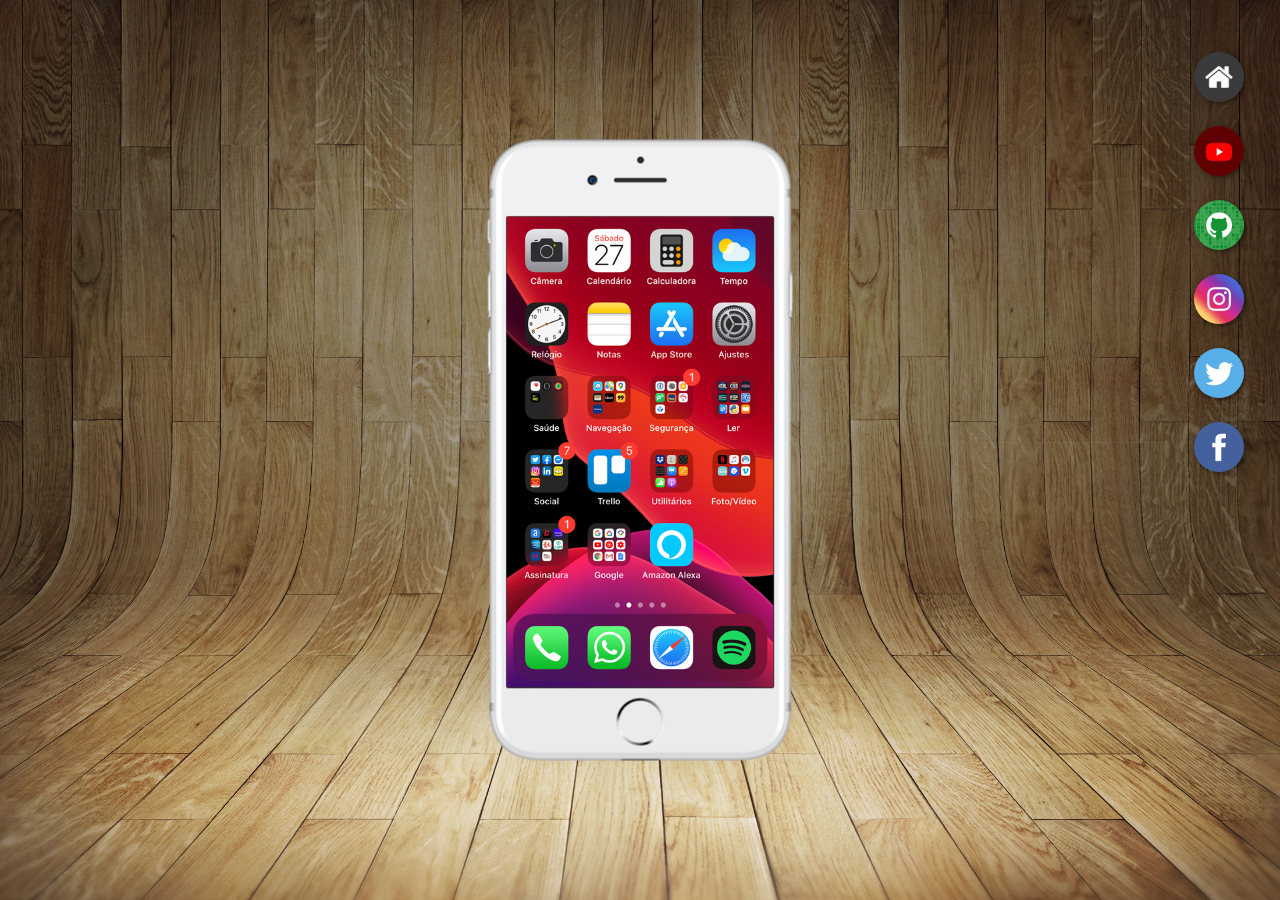
<file: index.html>
<!DOCTYPE html>
<html lang="pt-br">
<head>
    <meta charset="UTF-8">
    <meta name="viewport" content="width=device-width, initial-scale=1.0">
    <title>Projeto Redes Sociais</title>
    <link rel="shortcut icon" href="favicon.ico" type="image/x-icon">
    <link rel="stylesheet" href="estilos/style.css">
</head>
<body>
    <main>
        <section id="telefone">
            <iframe src="sociais/home.html" name="tela" id="tela" frameborder="0"> Seu navegador não é compativel para isso.</iframe>
        </section>
        
        <section id="redes-sociais">
            
            <a href="sociais/home.html" target="tela"> <img src="imagens/logo-home.jpg" alt="Home"></a><br>
           
            <a href="sociais/youtube.html" target="tela"> <img src="imagens/logo-youtube.jpg" alt="Youtube"></a><br>
            
            <a href="sociais/github.html" target="tela"> <img src="imagens/logo-github.jpg" alt="Github"></a><br>
           
            <a href="sociais/intagram.html" target="tela"> <img src="imagens/logo-instagram.jpg" alt="Instagram"></a><br>
           
            <a href="sociais/twitter.html" target="tela"> <img src="imagens/logo-twitter.jpg" alt="Twitter"></a><br>
            
            <a href="sociais/facebook.html" target="tela"> <img src="imagens/logo-facebook.jpg" alt="Facebook"></a>
        </section>
    </main>
</body>
</html>
</file>
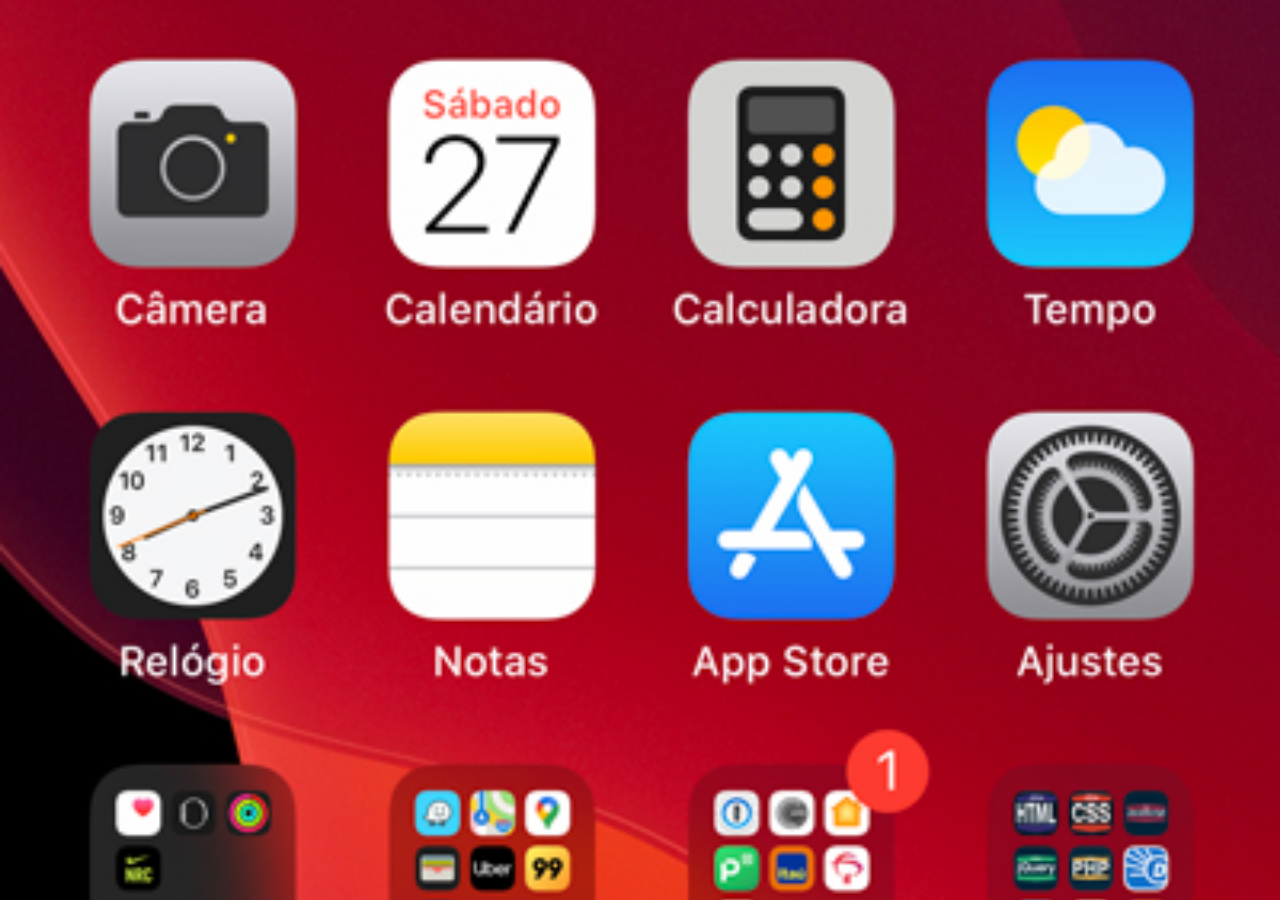
<file: home.html>
<!DOCTYPE html>
<html lang="pt-br">
<head>
    <meta charset="UTF-8">
    <meta name="viewport" content="width=device-width, initial-scale=1.0">
    <title>Home</title>
</head>
<style>
    *{
        margin: 0px;
        padding: 0px;
    }

    body{
        width: 10vw;
        height: 100vh;
        
        background: black url('imagens/tela-home.jpg') no-repeat top center;
        background-size: cover;
    
    }
</style>
<body>
    
</body>
</html>
</file>
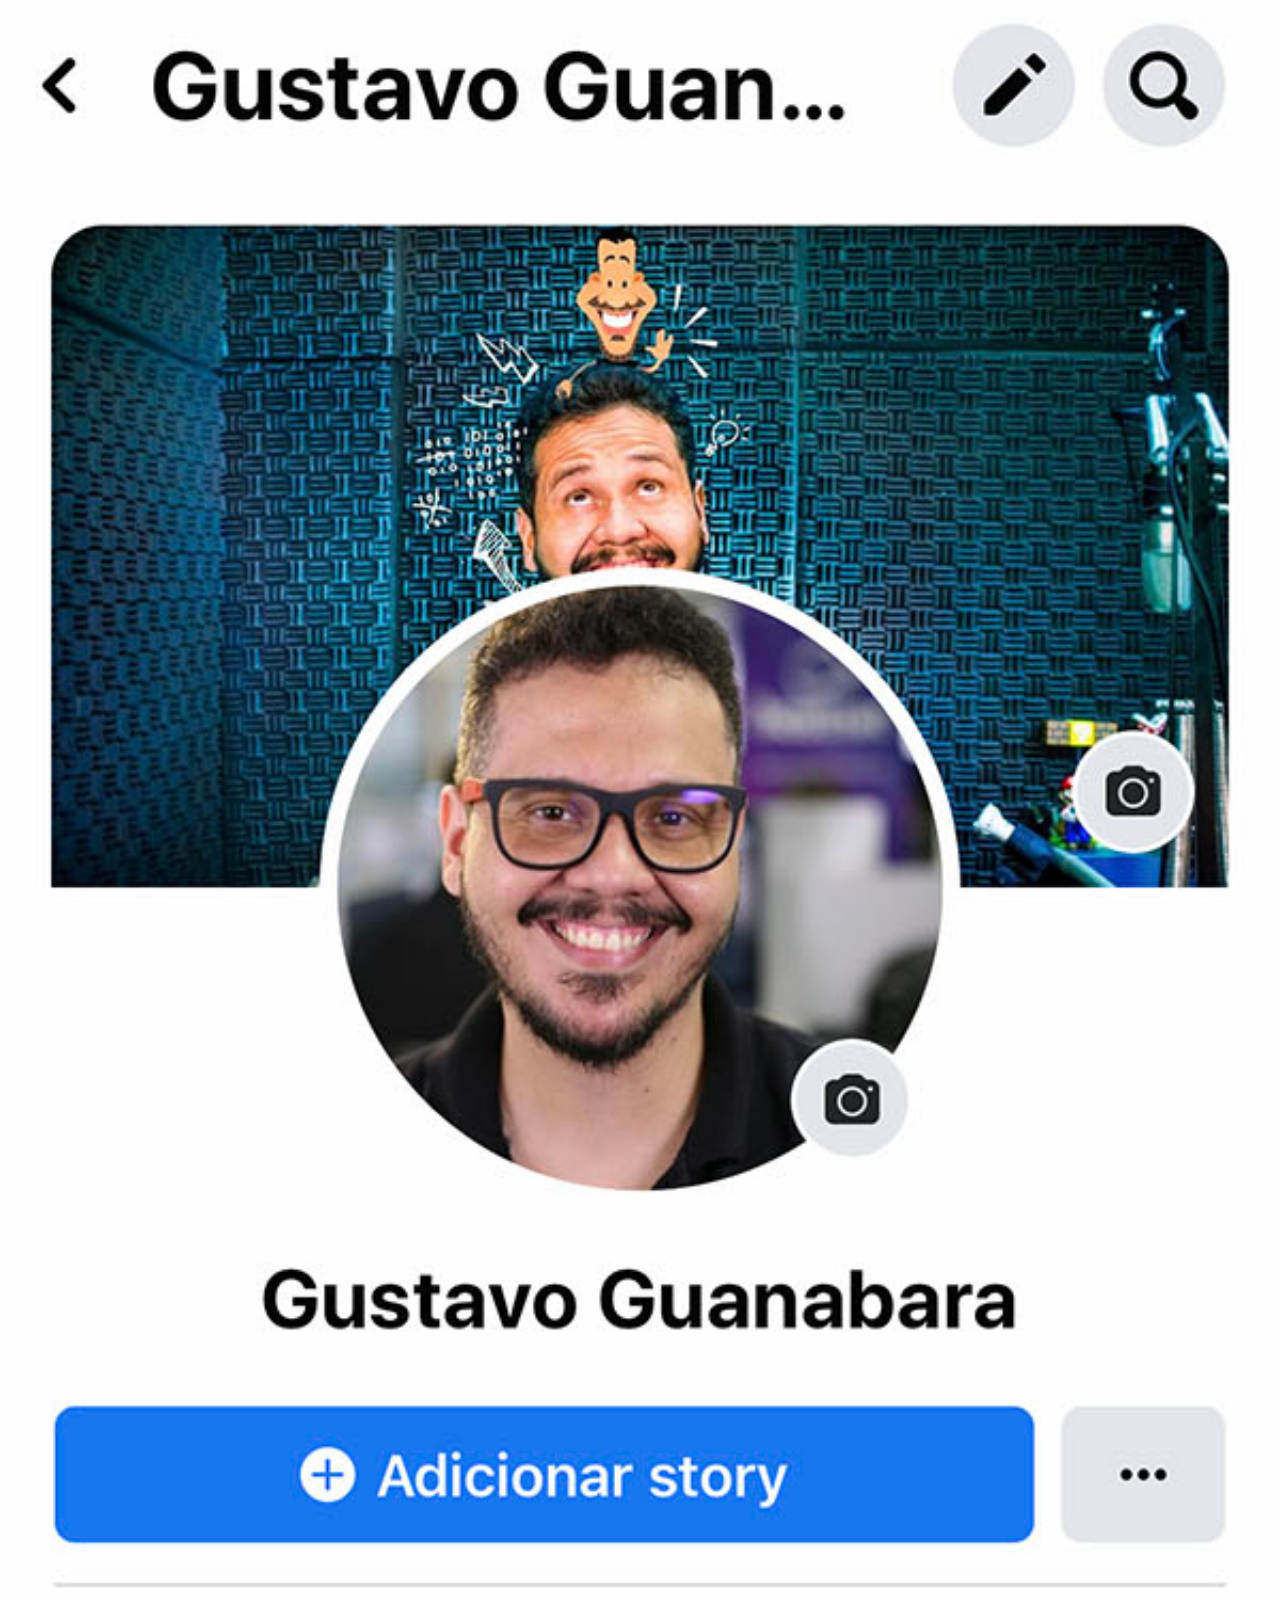
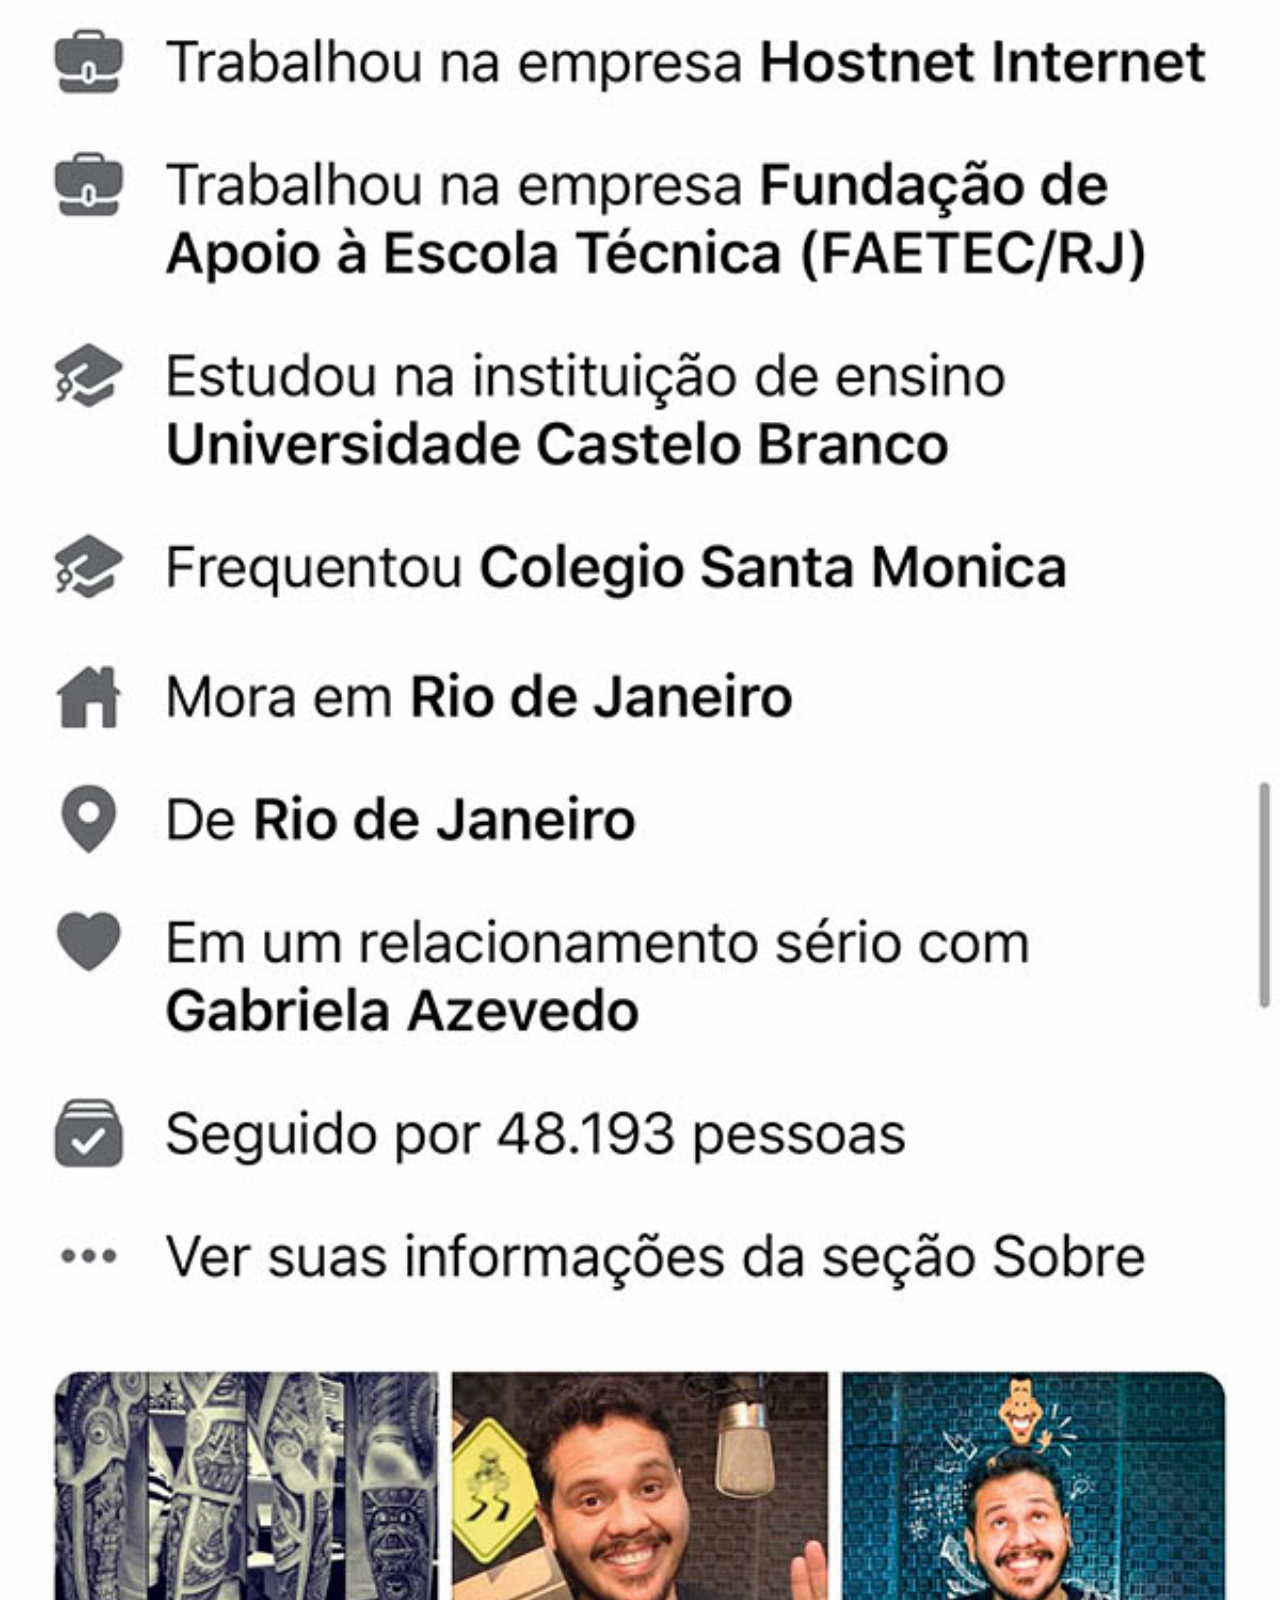
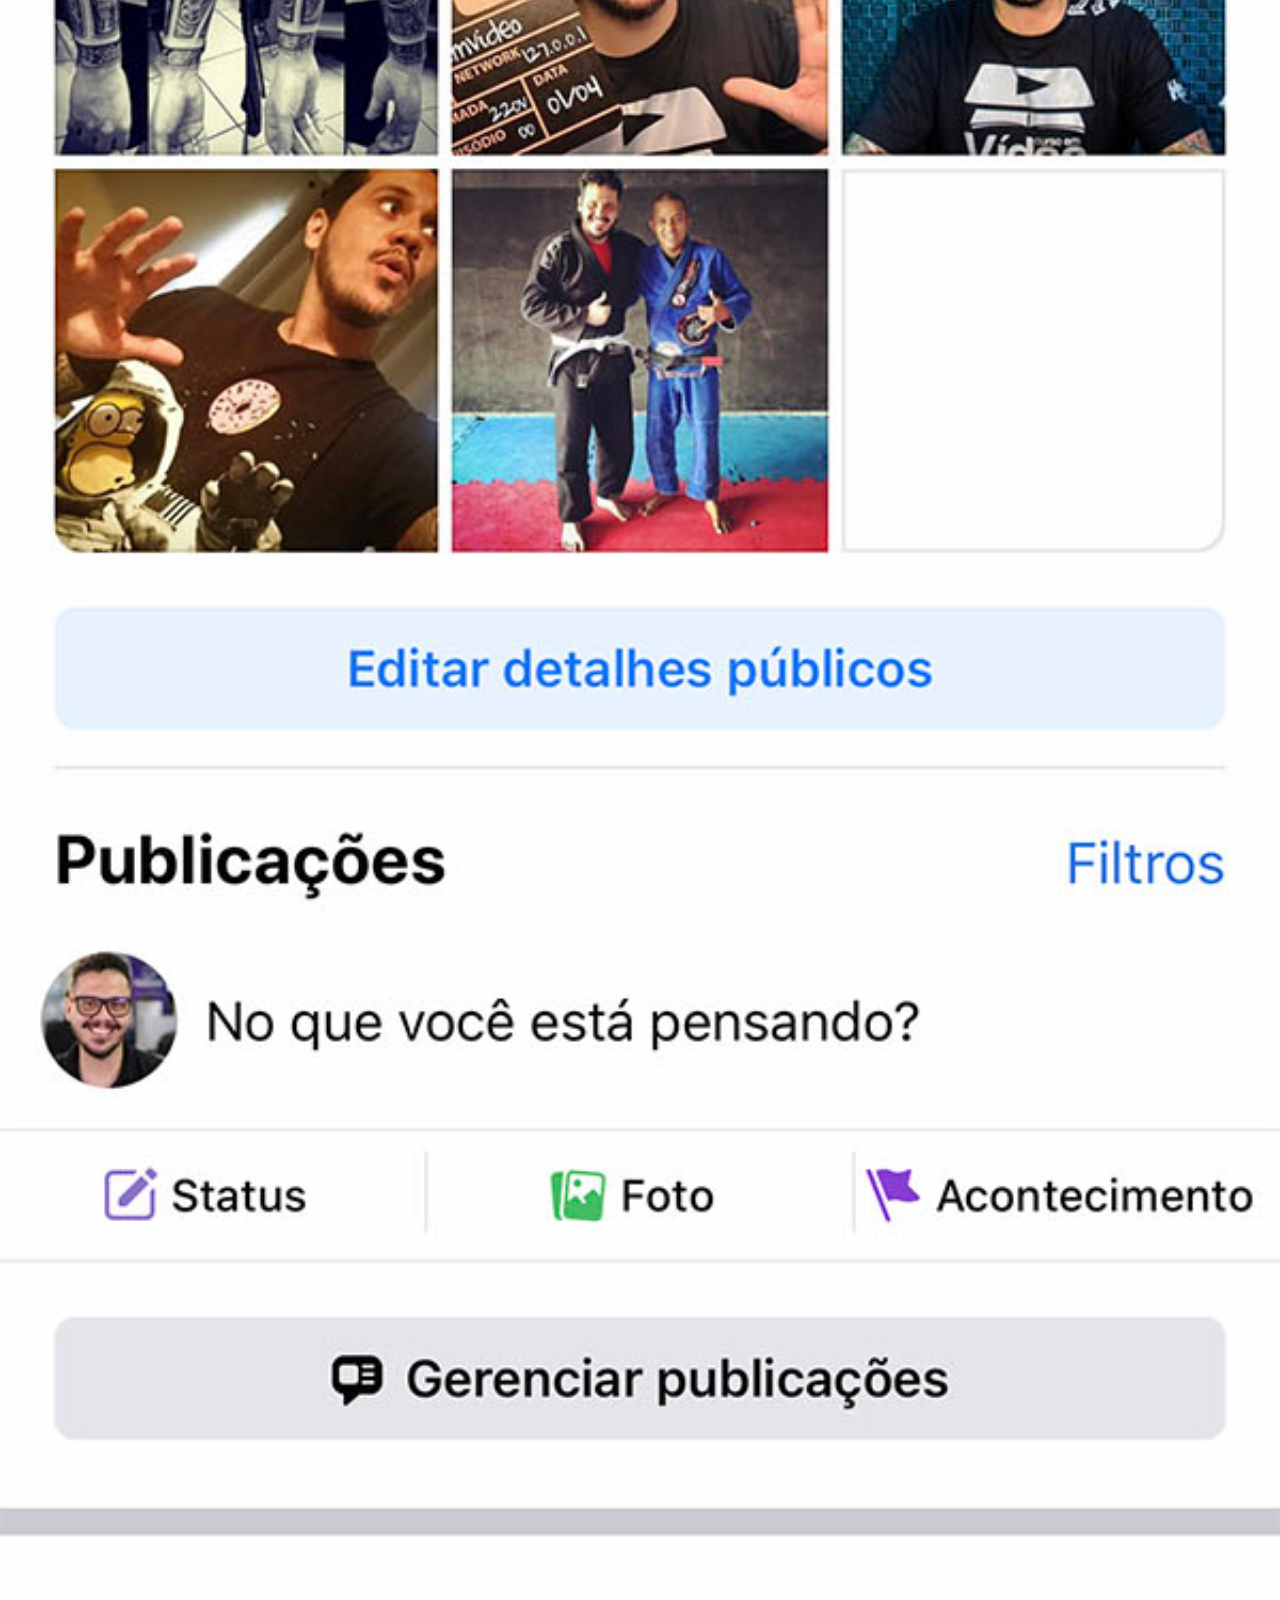
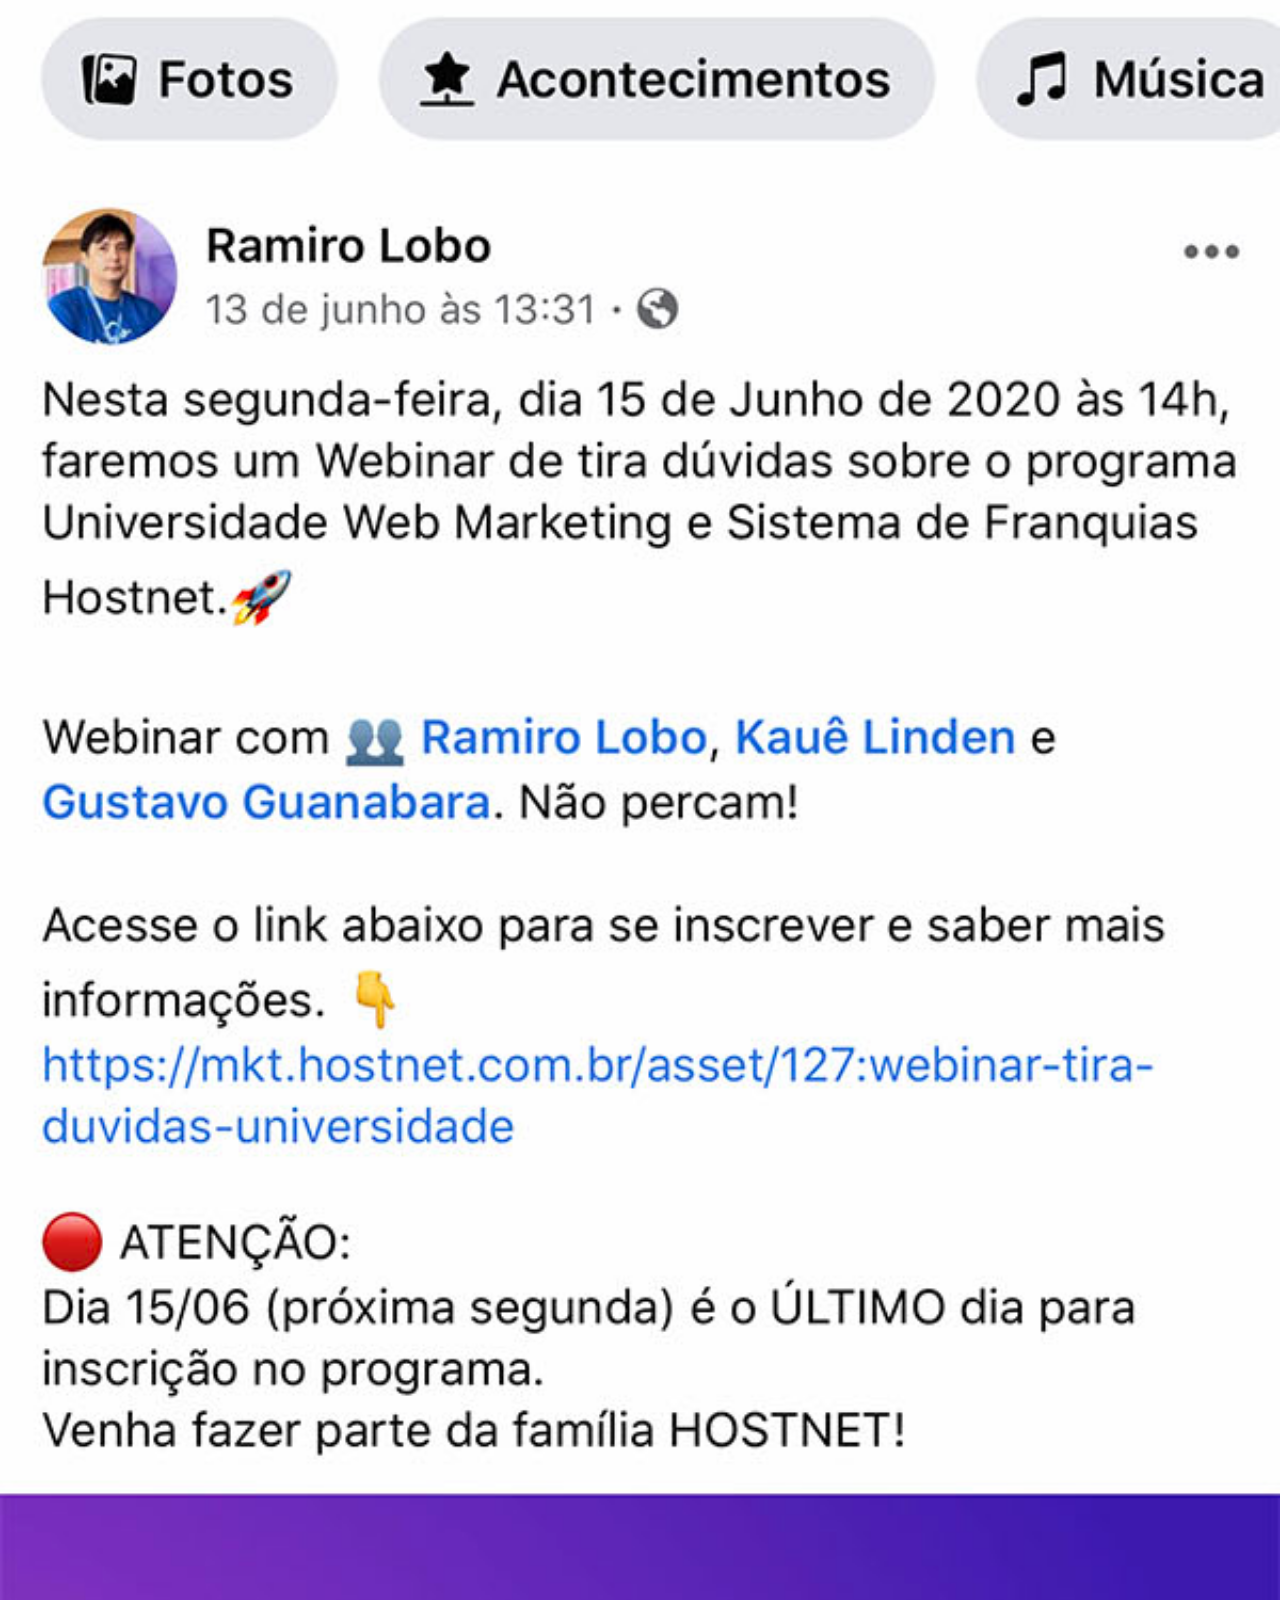
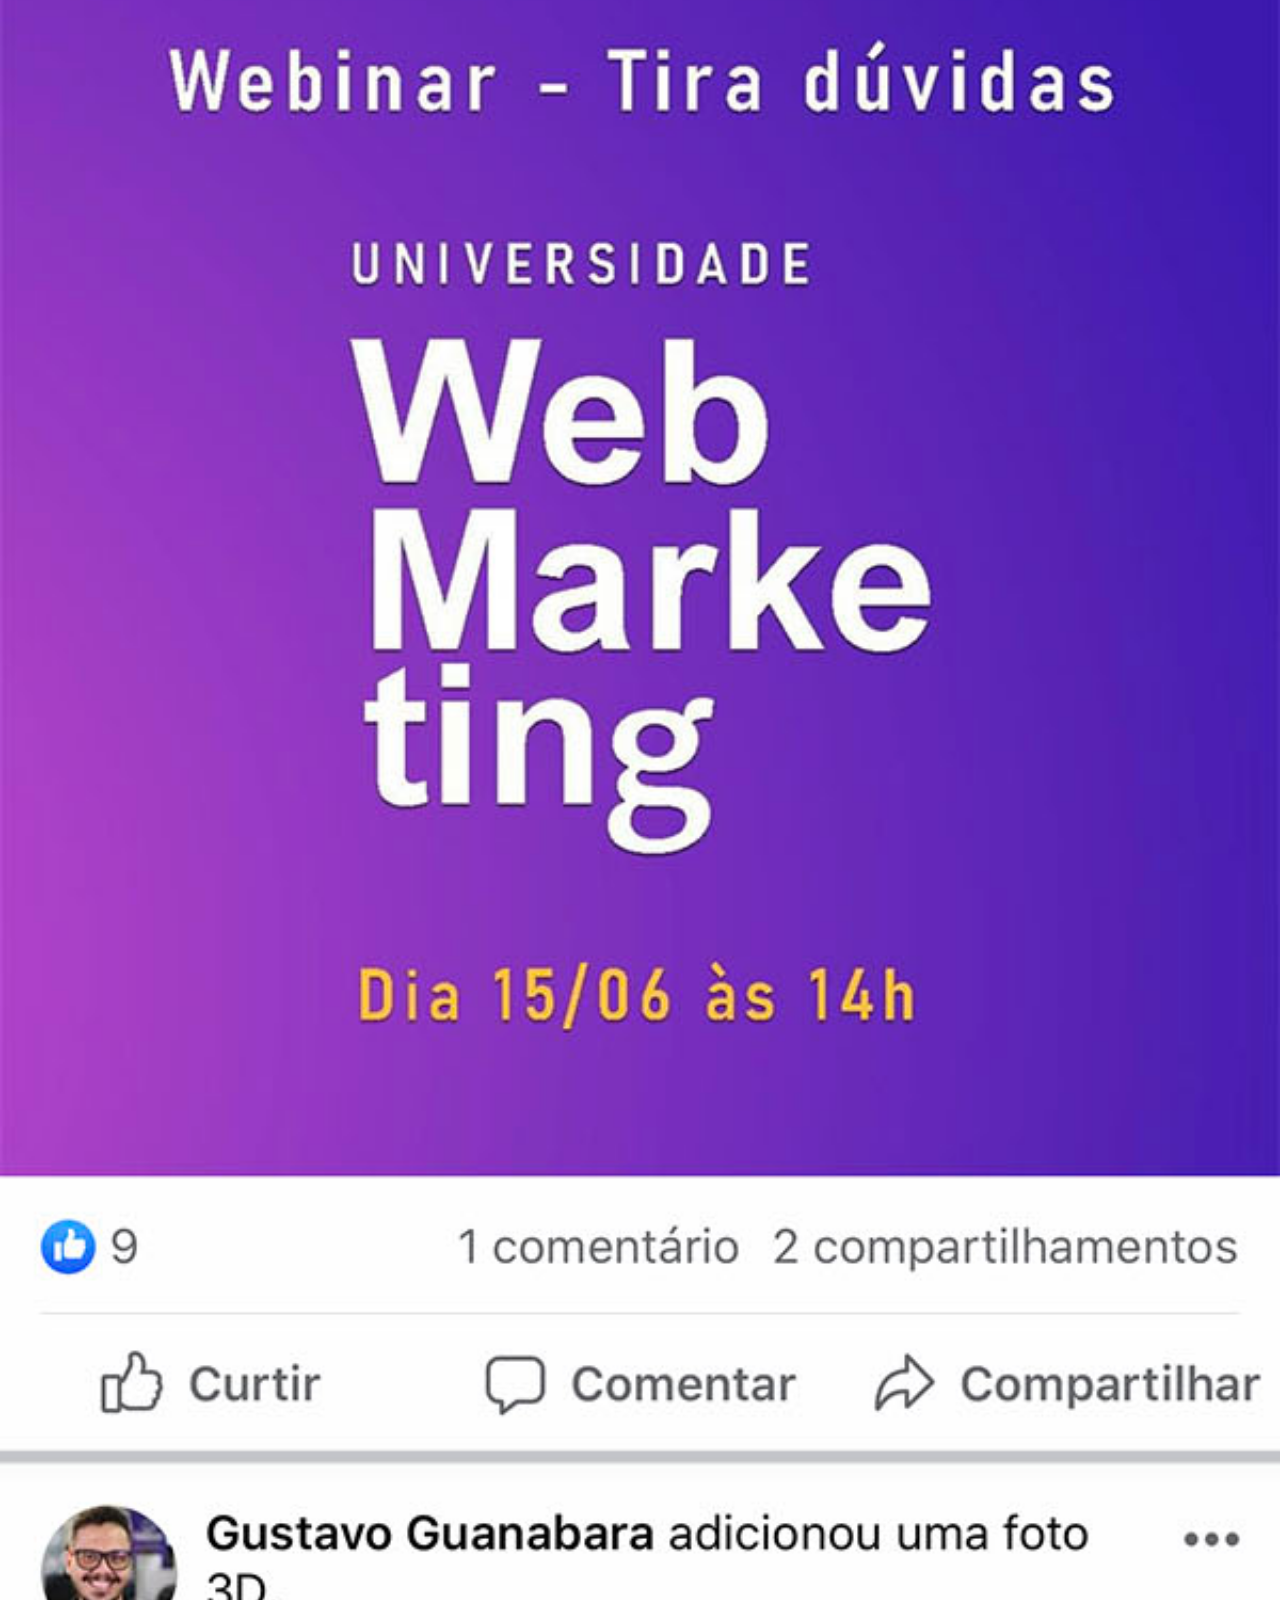
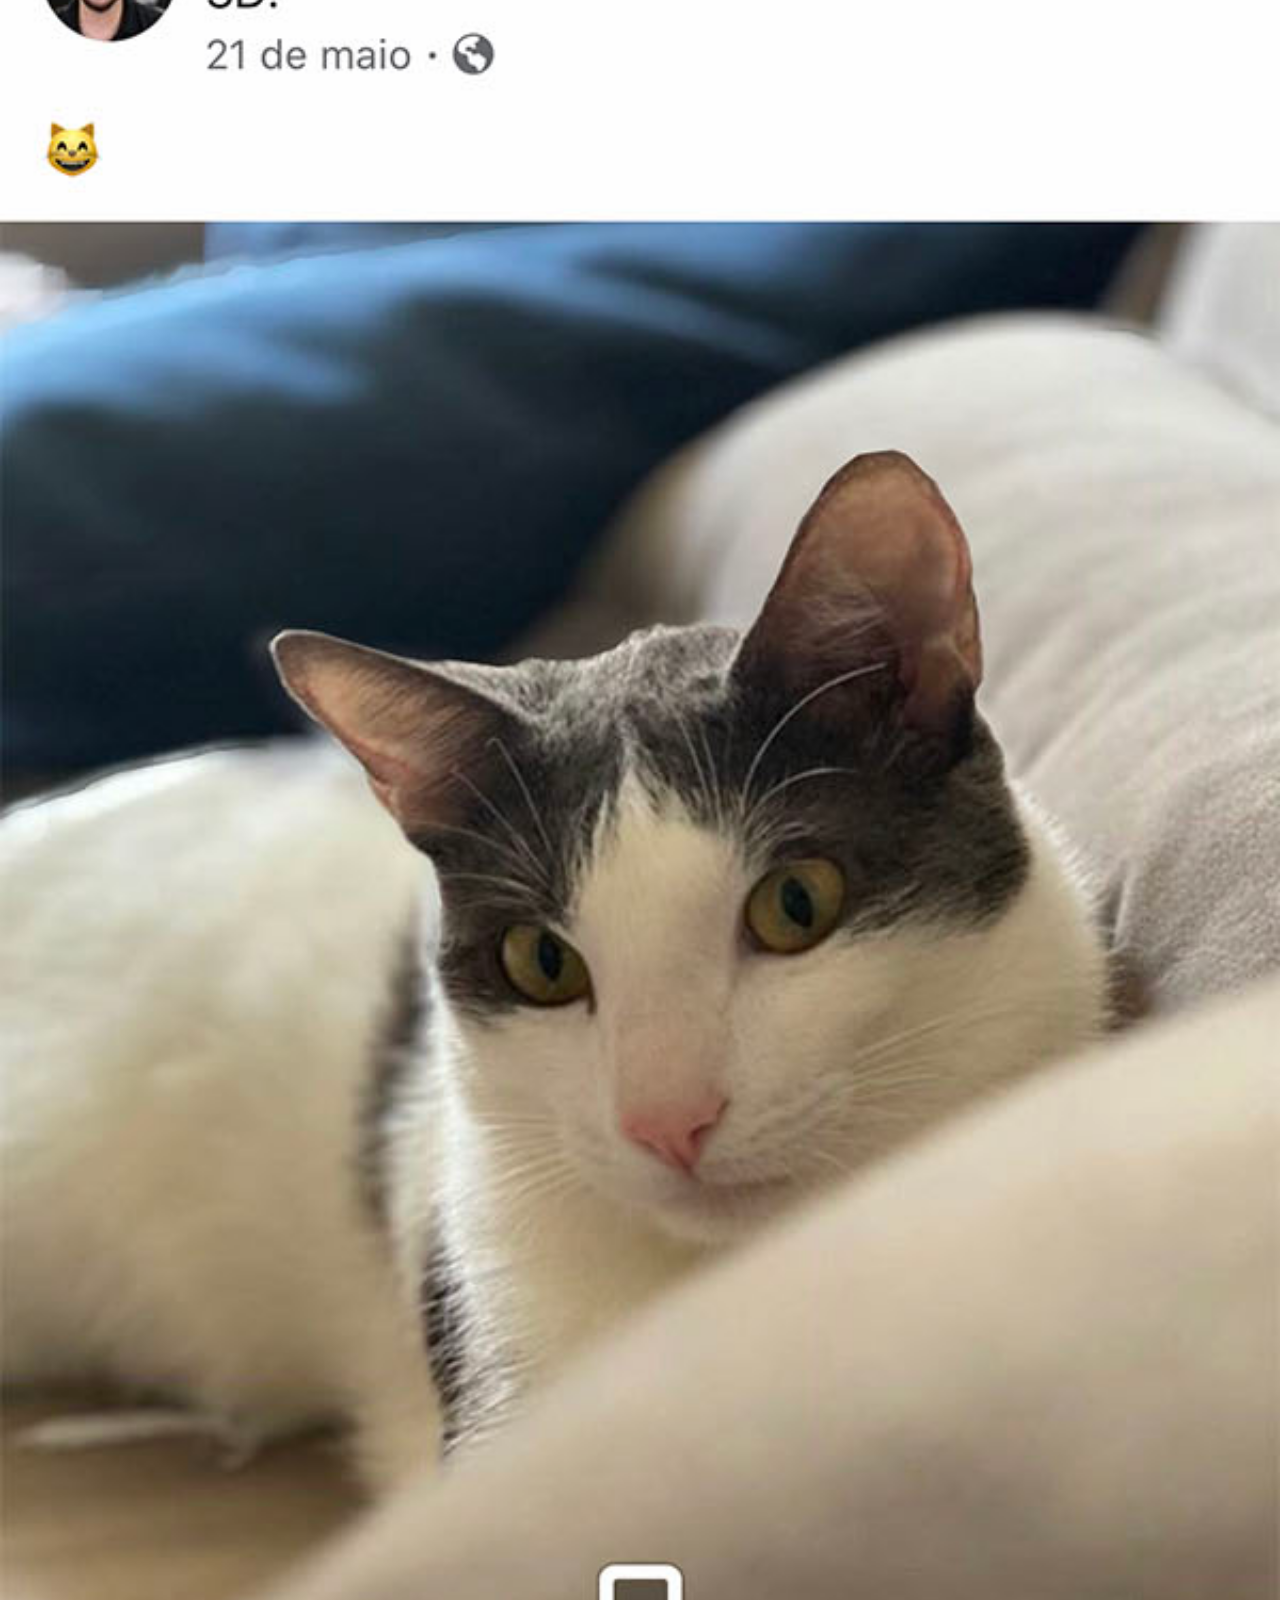
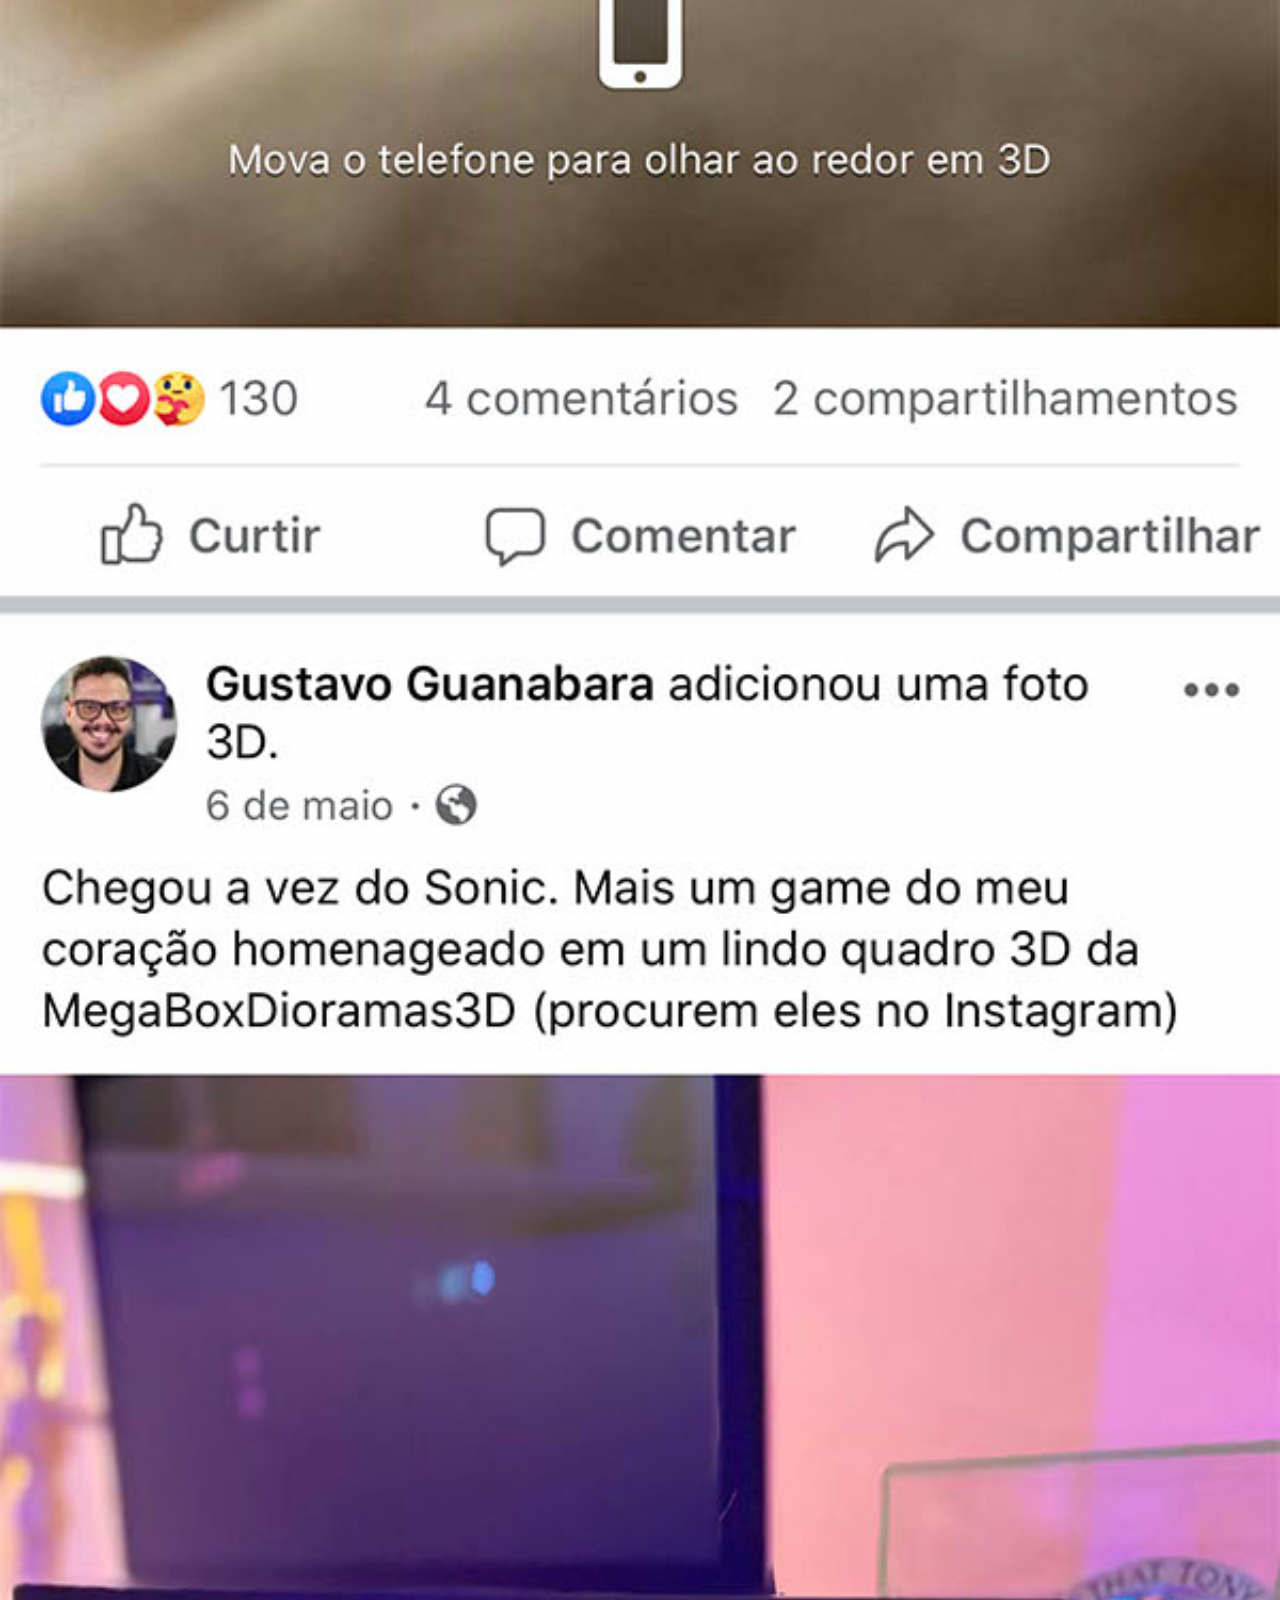
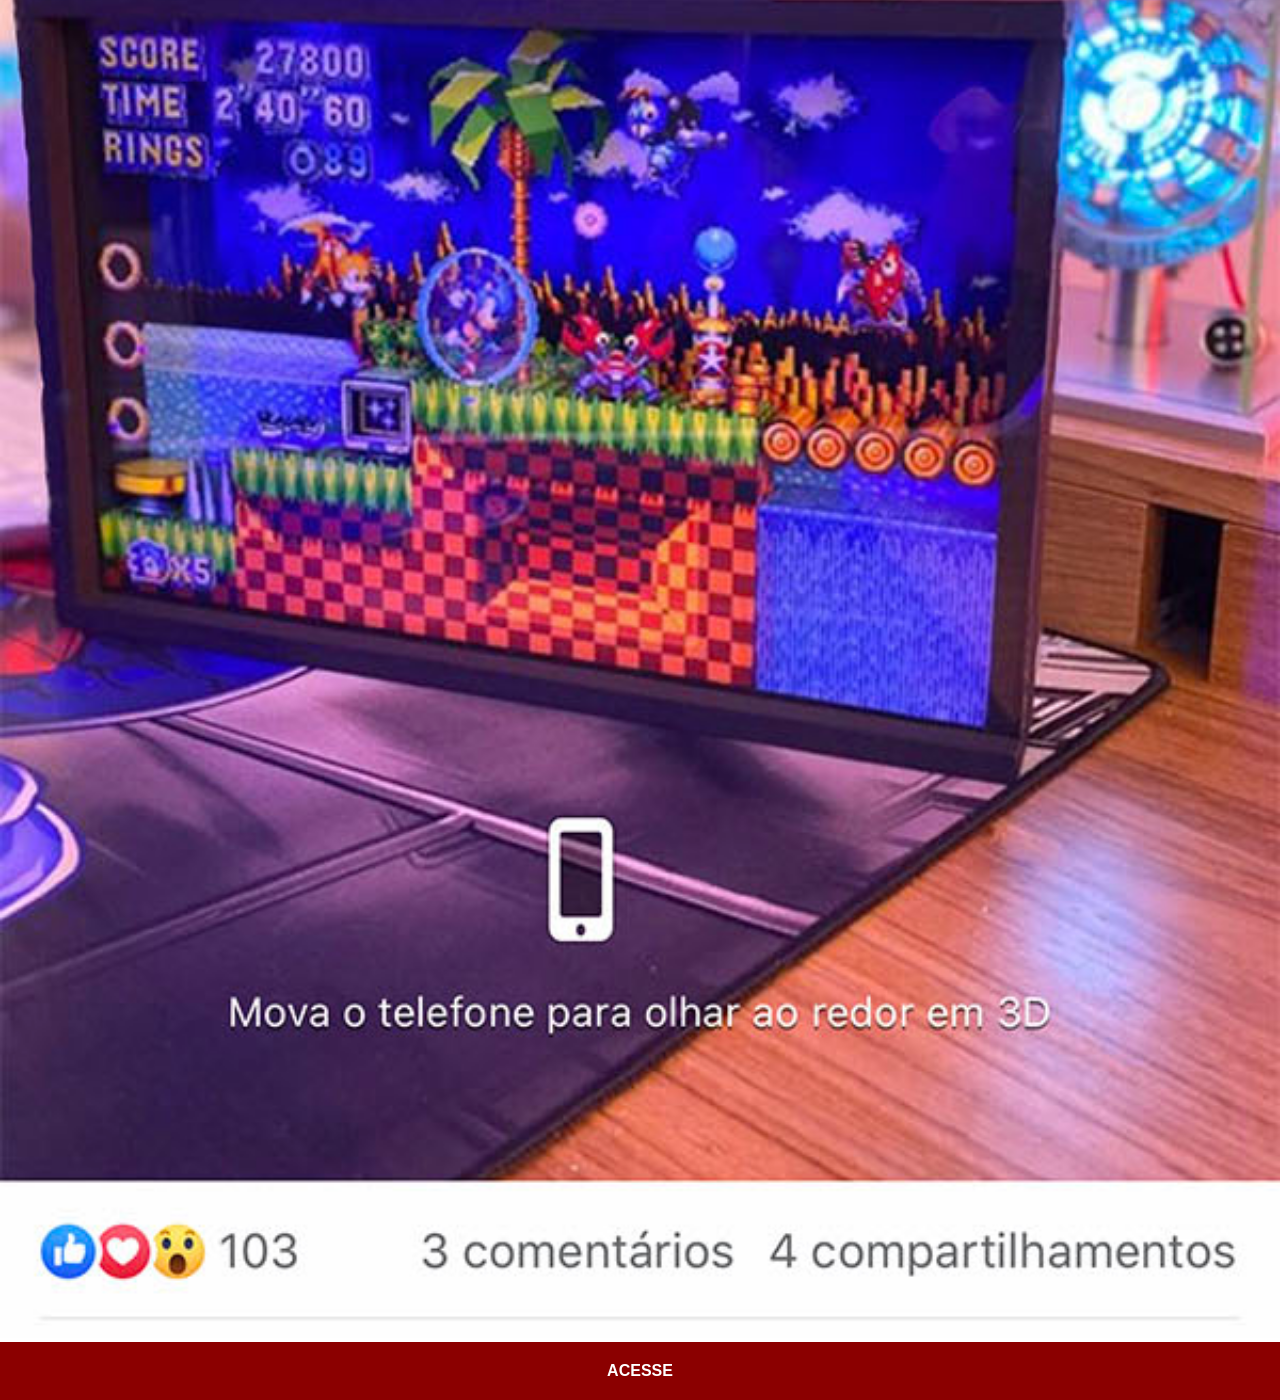
<file: sociais/facebook.html>
<!DOCTYPE html>
<html lang="pt-br">
<head>
    <meta charset="UTF-8">
    <meta name="viewport" content="width=device-width, initial-scale=1.0">
    <title>Facebook</title>
</head>
<link rel="stylesheet" href="../estilos/social.css">
<body>
    <img src="../imagens/tela-facebook.jpg" alt="Facebook">
    <a href="https://www.facebook.com/gustavoguanabara/?locale=pt_BR">ACESSE</a>
</body>
</html>
</file>
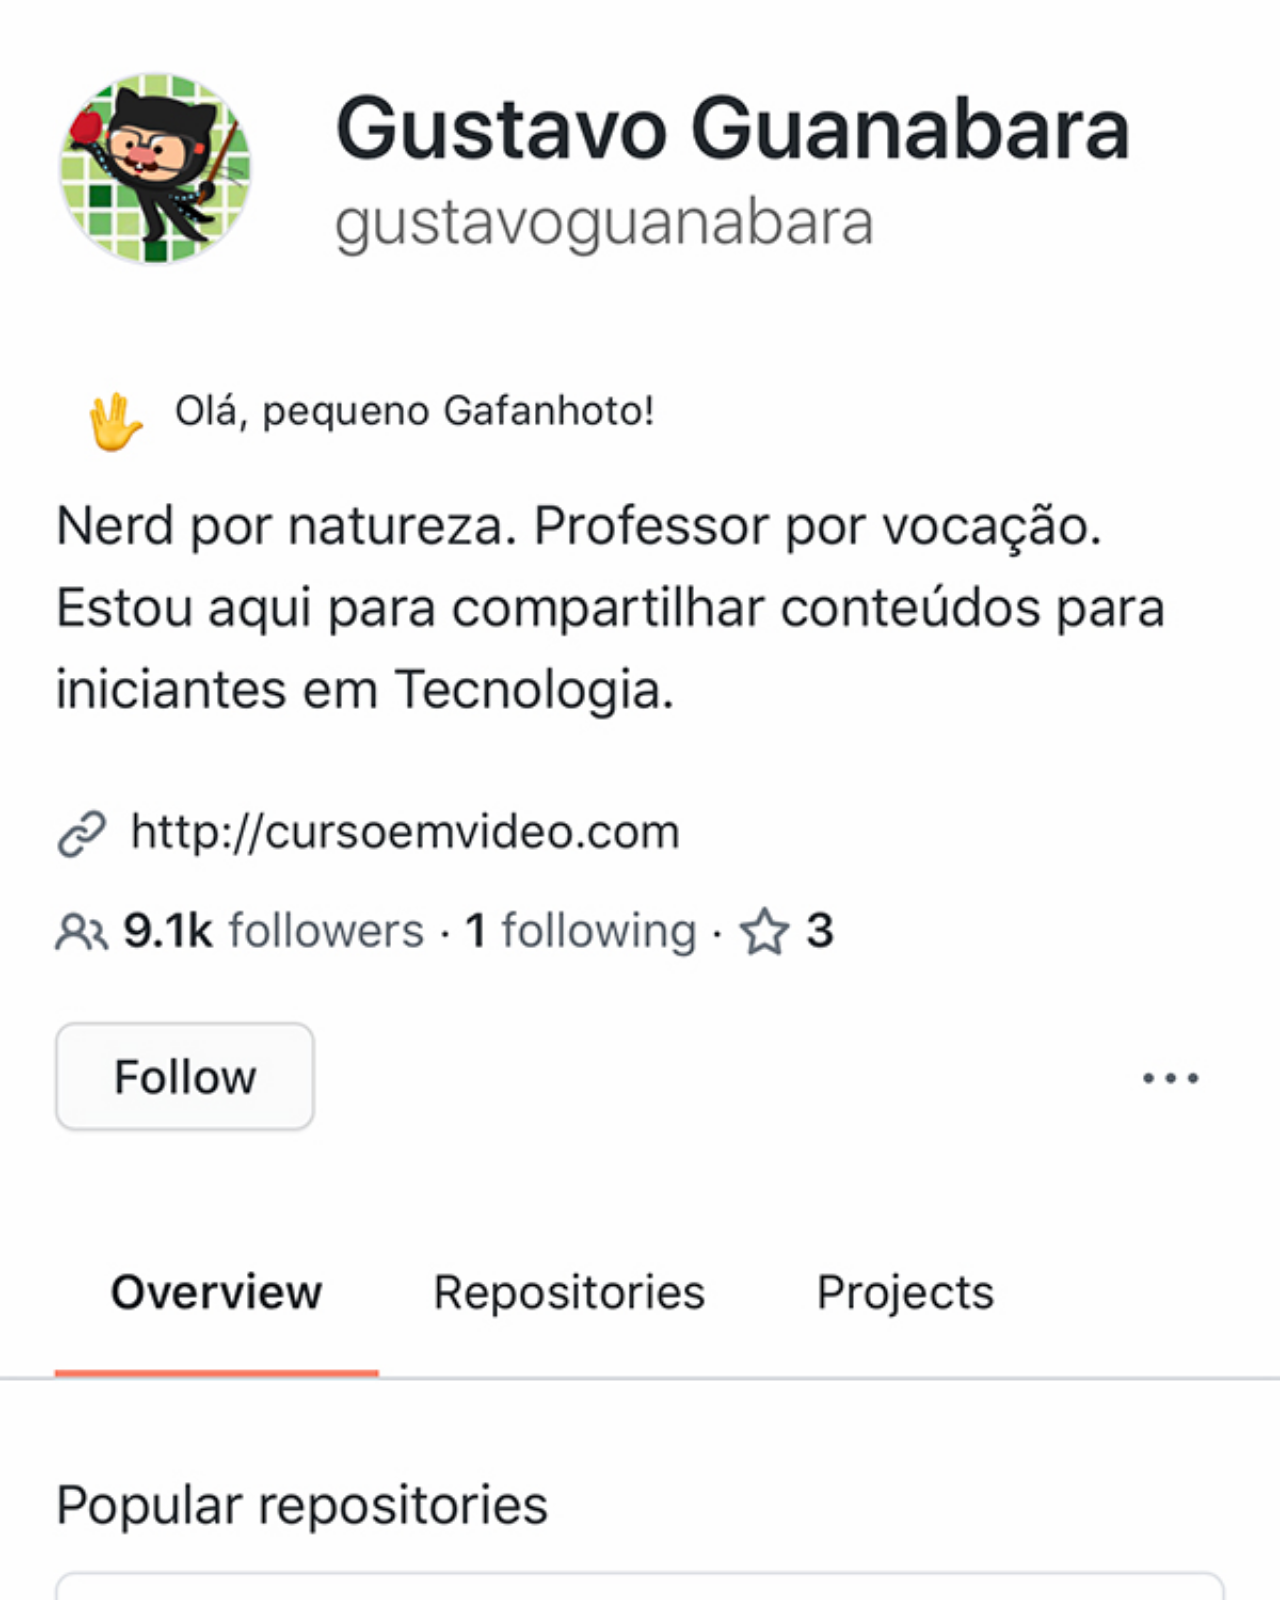
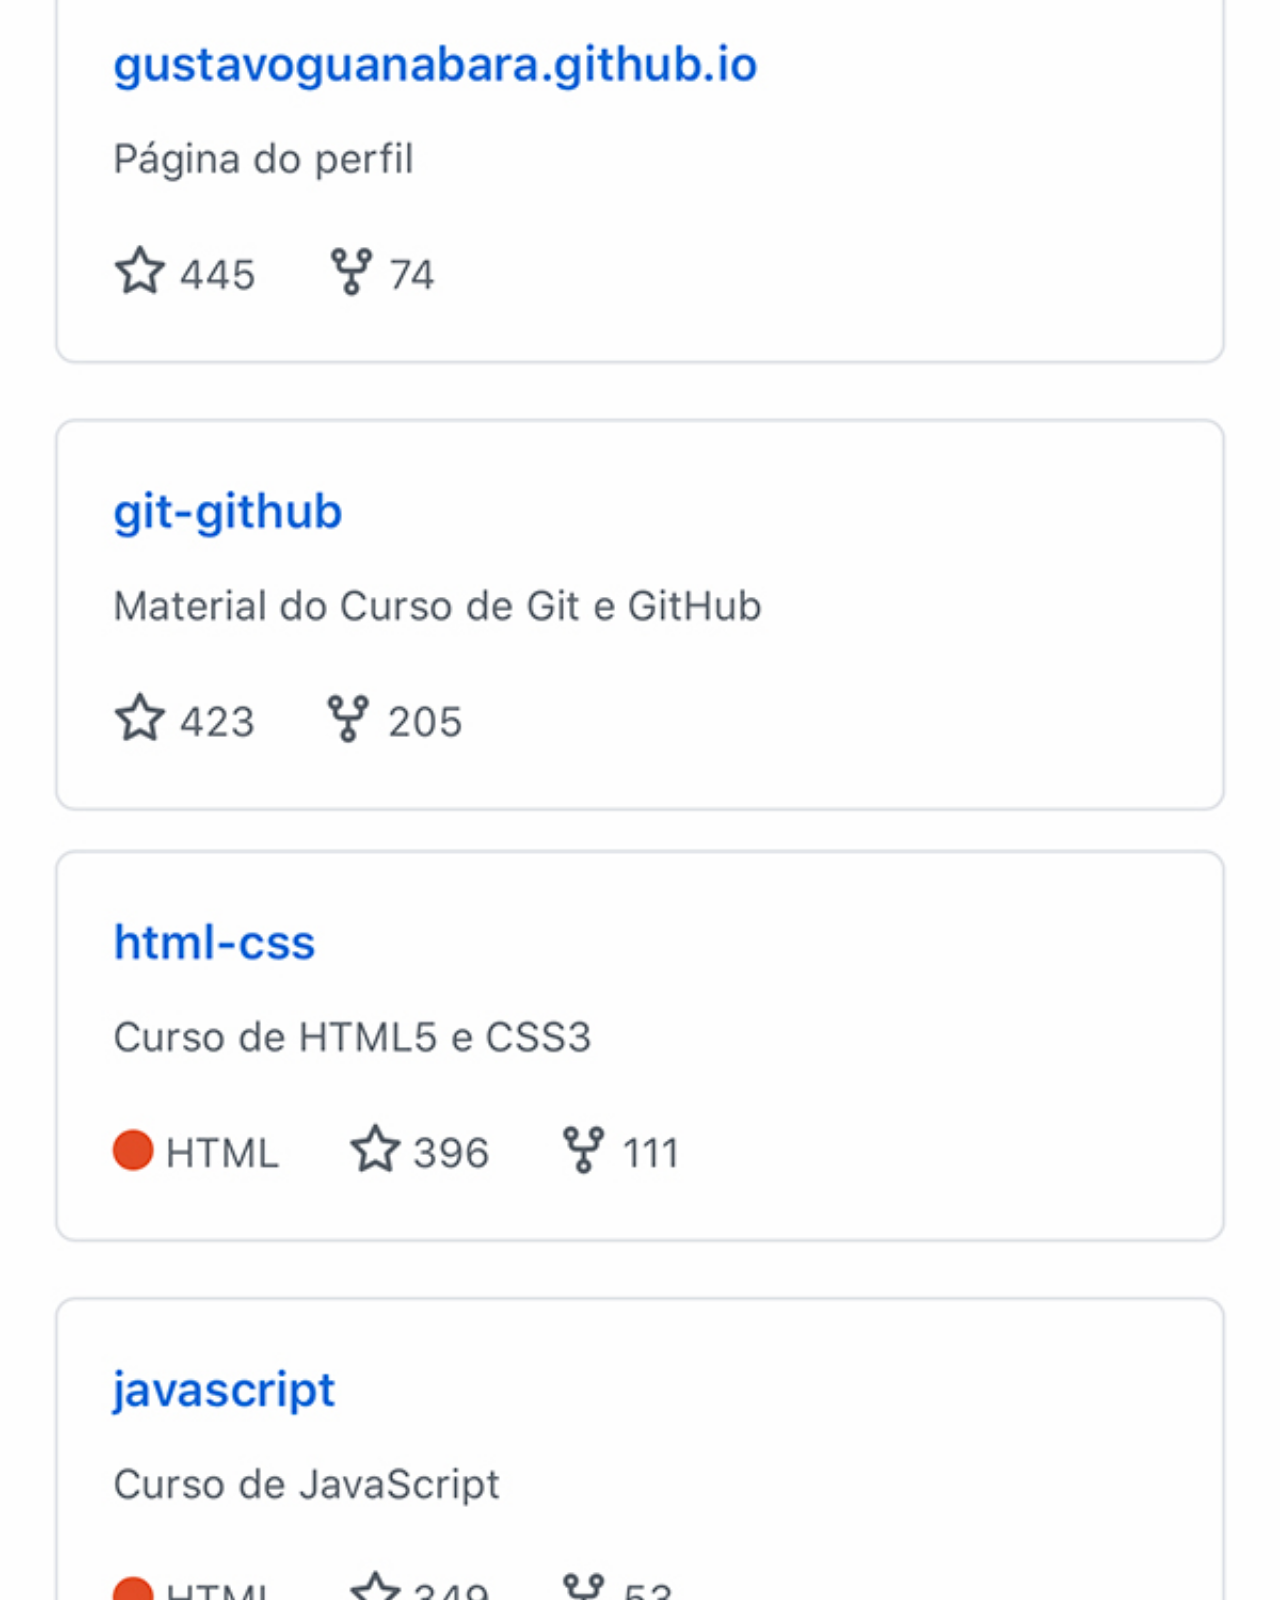
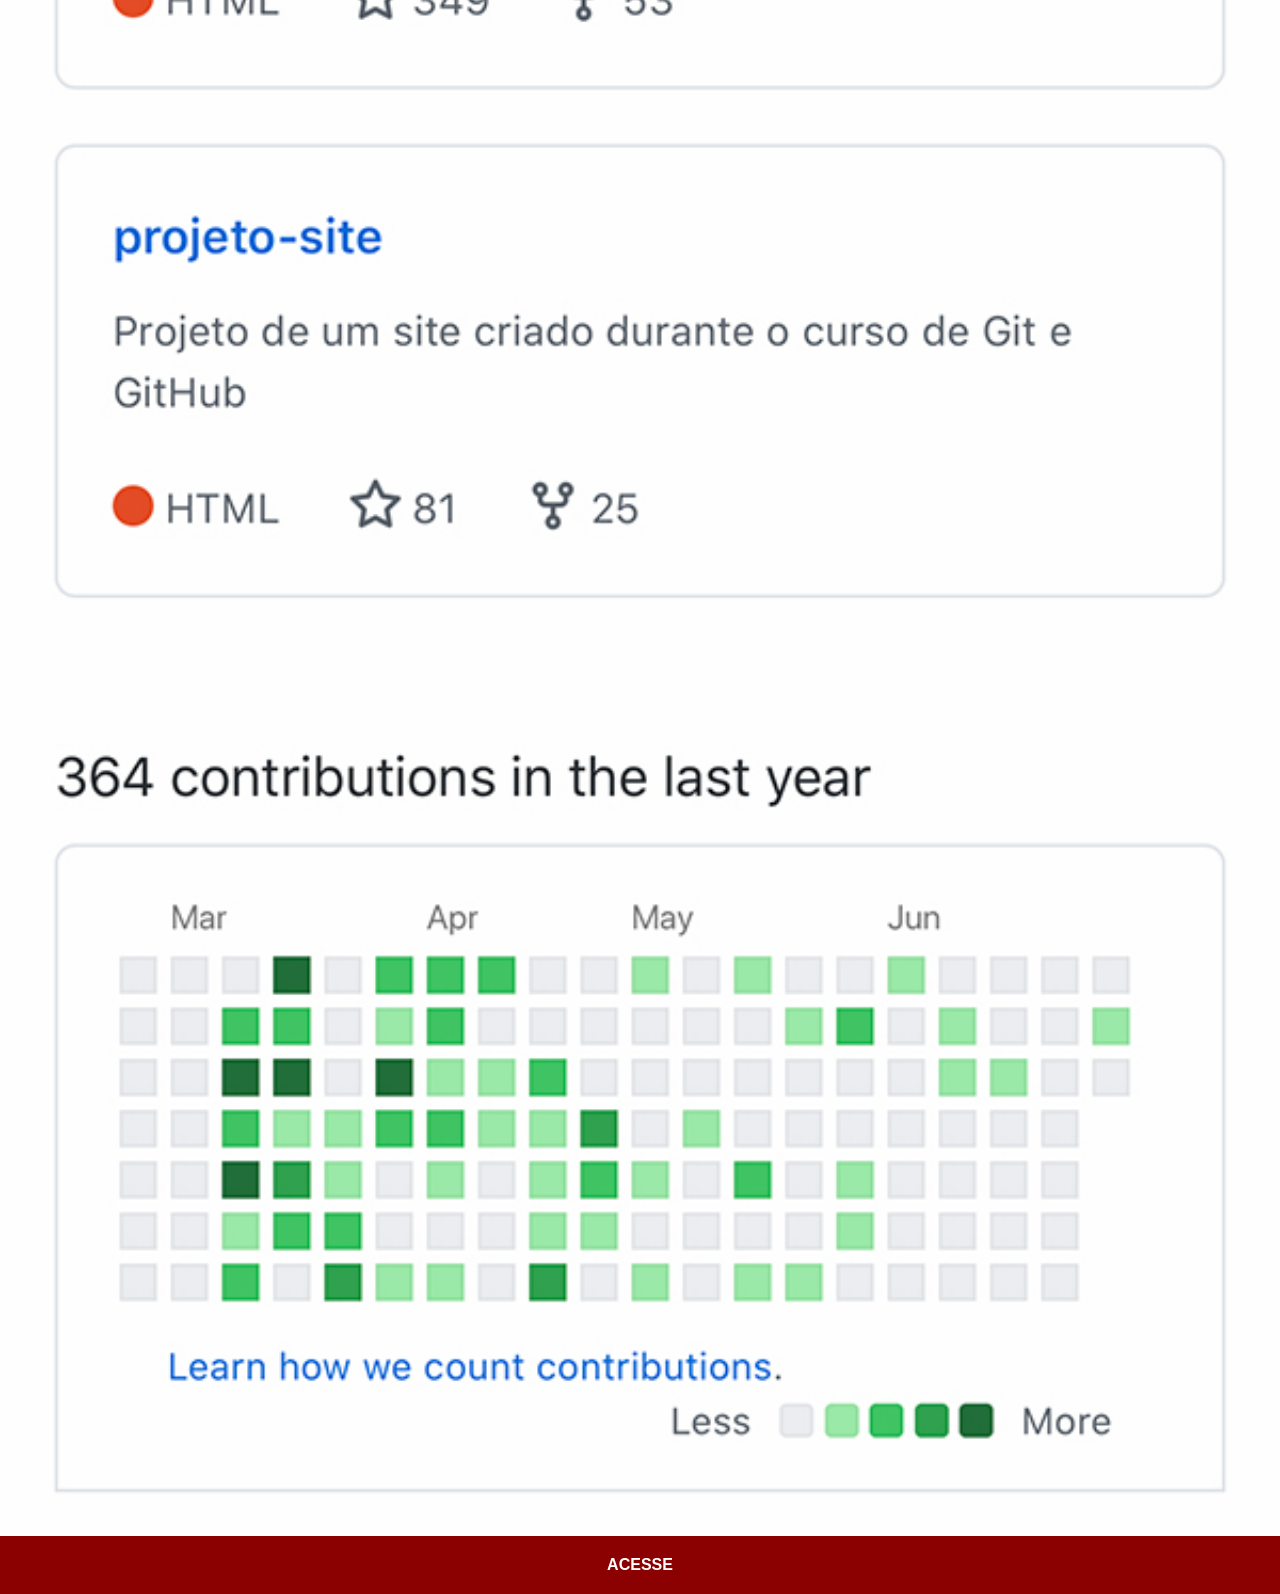
<file: sociais/github.html>
<!DOCTYPE html>
<html lang="en">
<head>
    <meta charset="UTF-8">
    <meta name="viewport" content="width=device-width, initial-scale=1.0">
    <title>github</title>
    <link rel="stylesheet" href="../estilos/social.css">
</head>
<body>
    <img src="../imagens/tela-github.jpg" alt="GitHub">
    <a href="https://github.com/gustavoguanabara" target="_blank"> ACESSE</a>
</body>
</html>
</file>
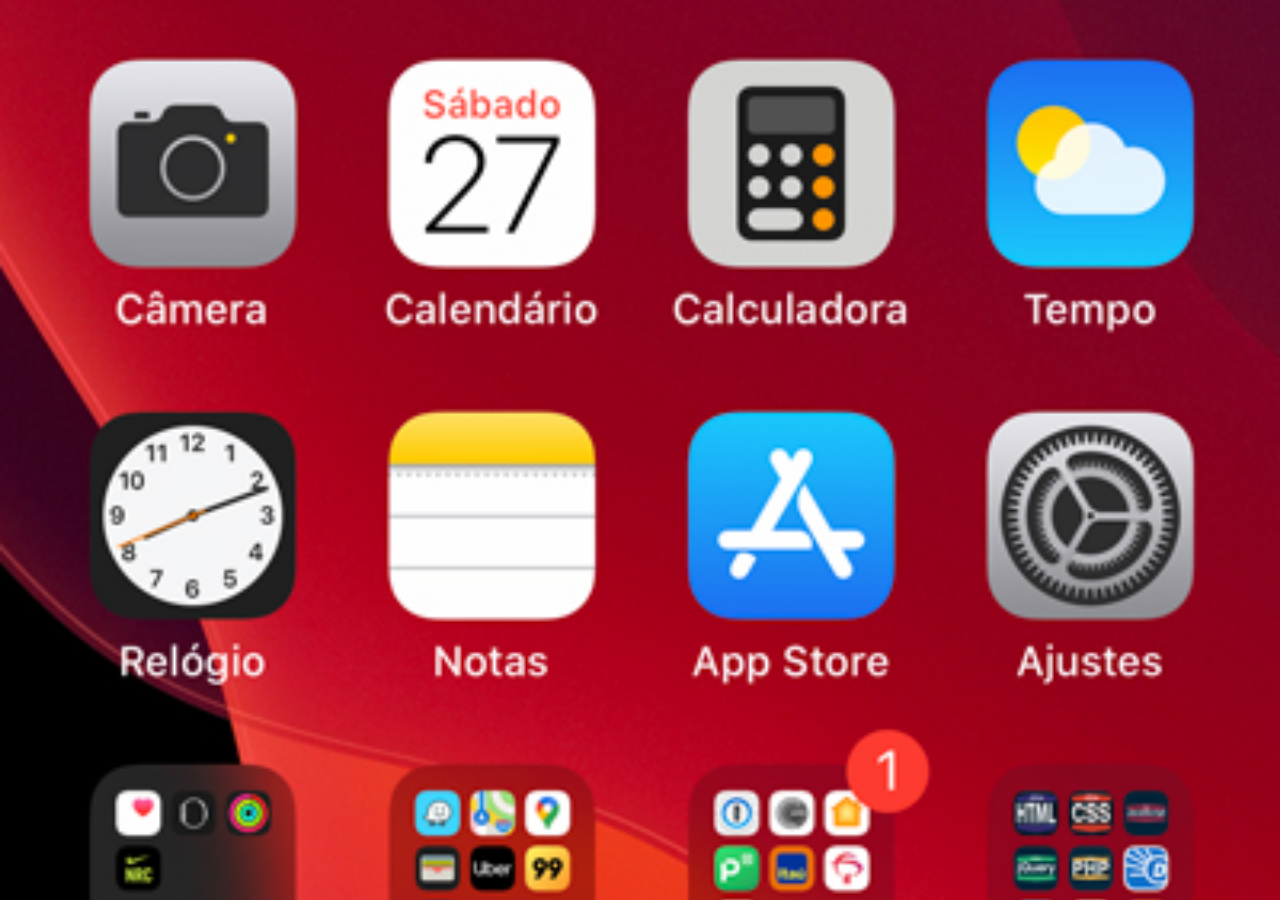
<file: sociais/home.html>
<!DOCTYPE html>
<html lang="pt-br">
<head>
    <meta charset="UTF-8">
    <meta name="viewport" content="width=device-width, initial-scale=1.0">
    <title>Home</title>
</head>
<style>
    *{
        margin: 0px;
        padding: 0px;
    }

    body{
        width: 10vw;
        height: 100vh;
        
        background: black url('../imagens/tela-home.jpg') no-repeat top center;
        background-size: cover;
    
    }
</style>
<body>
    
</body>
</html>
</file>
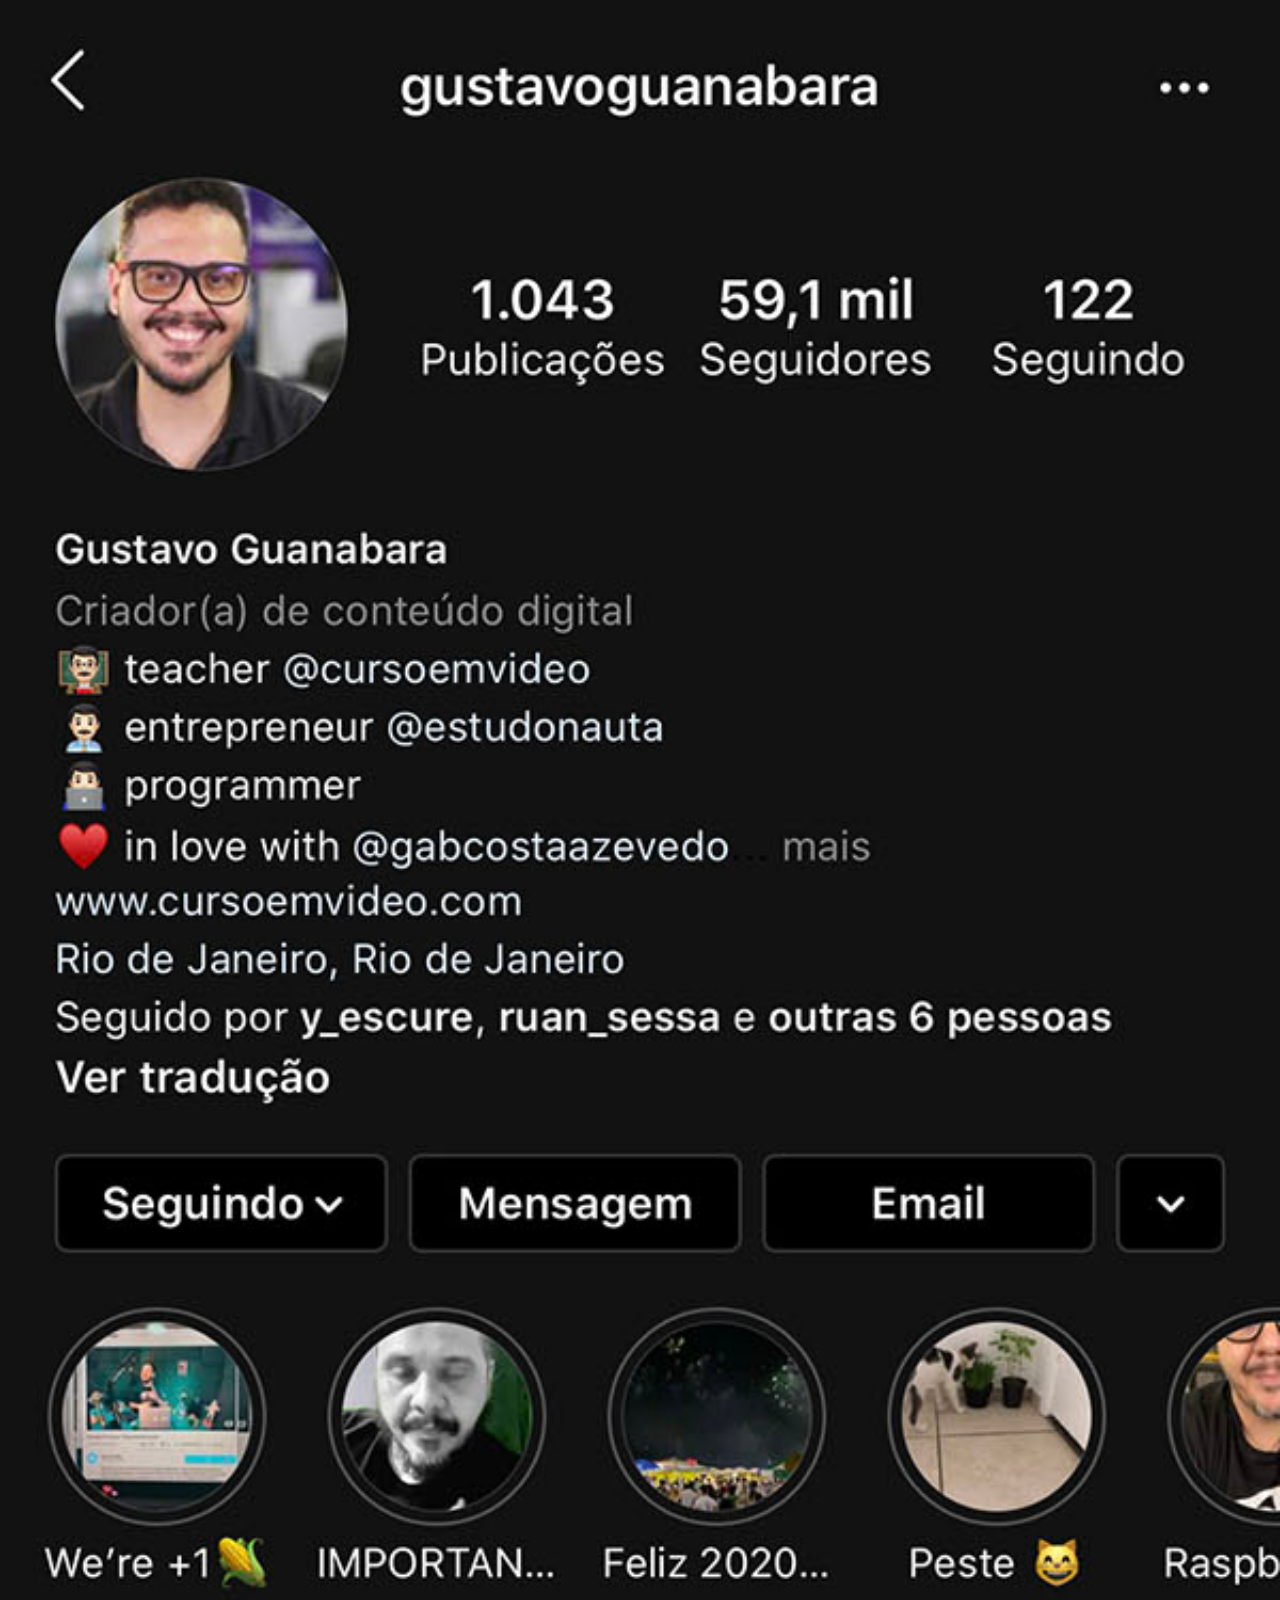
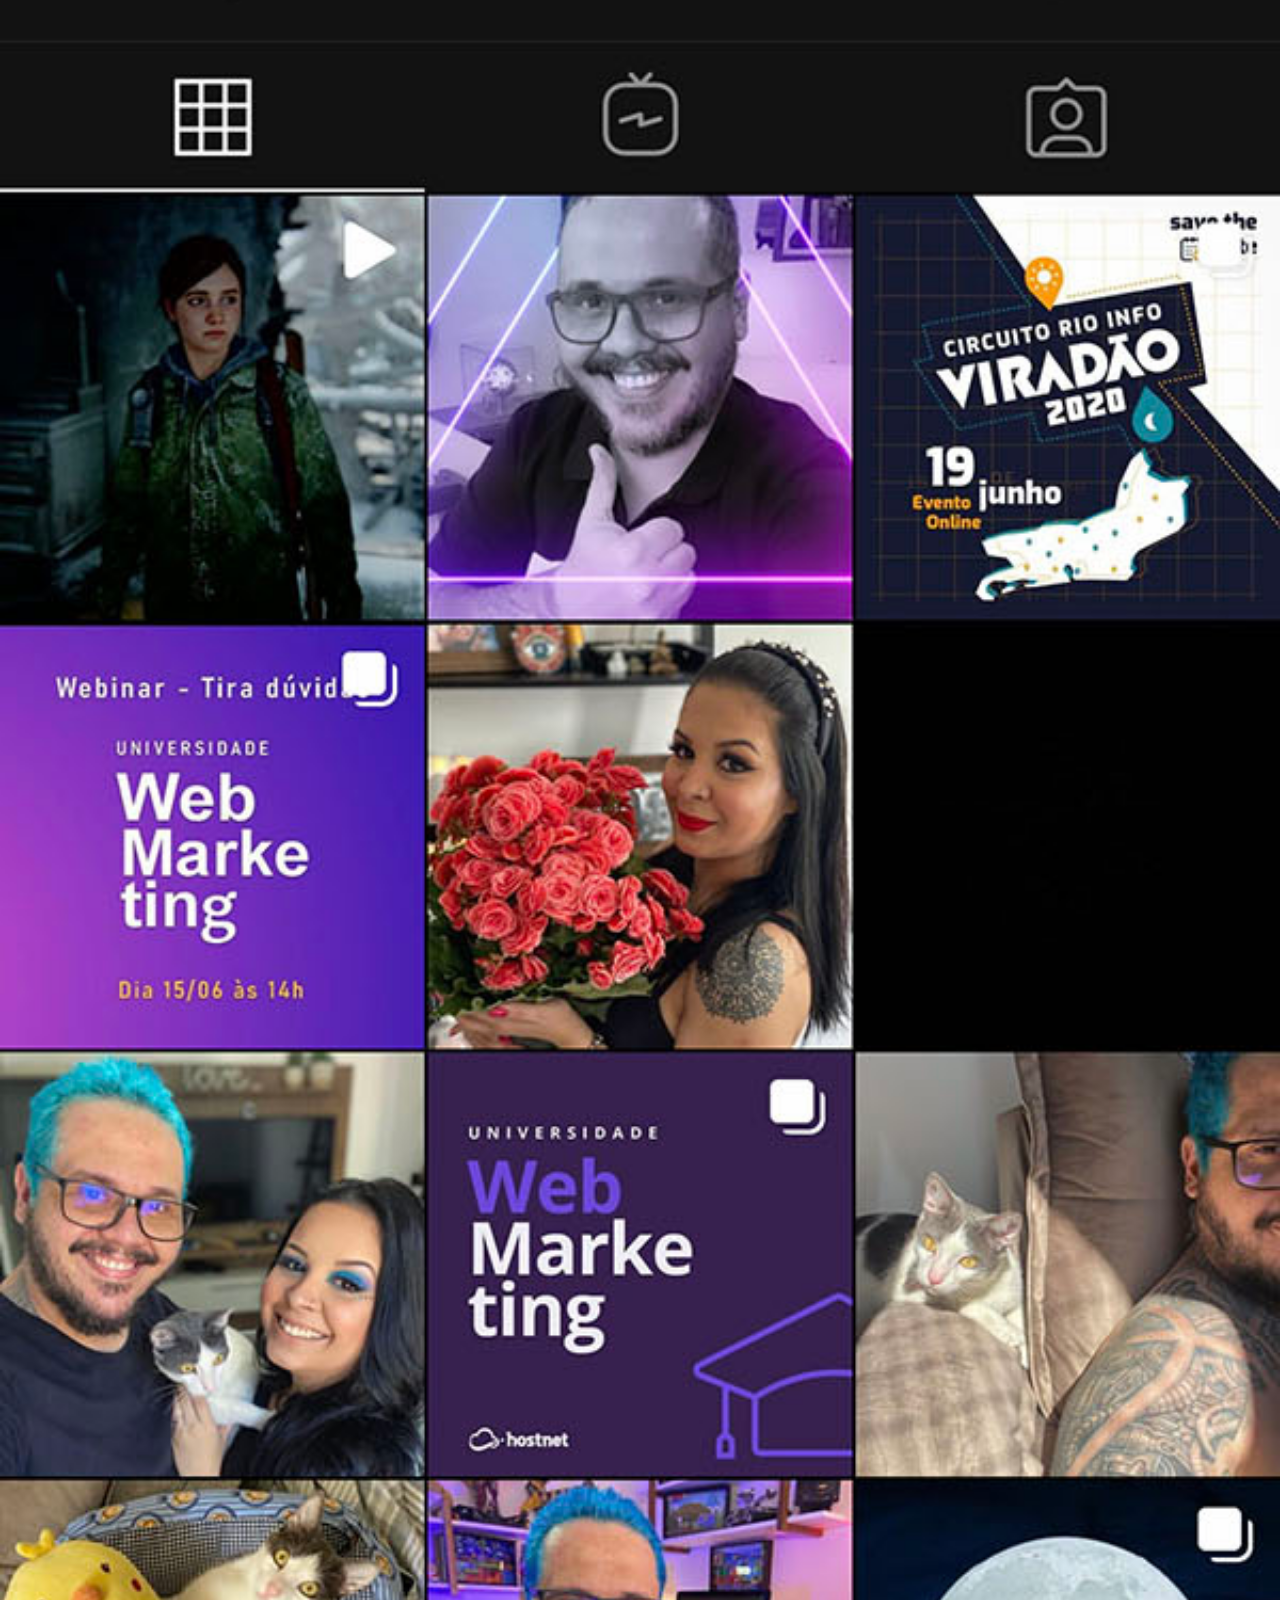
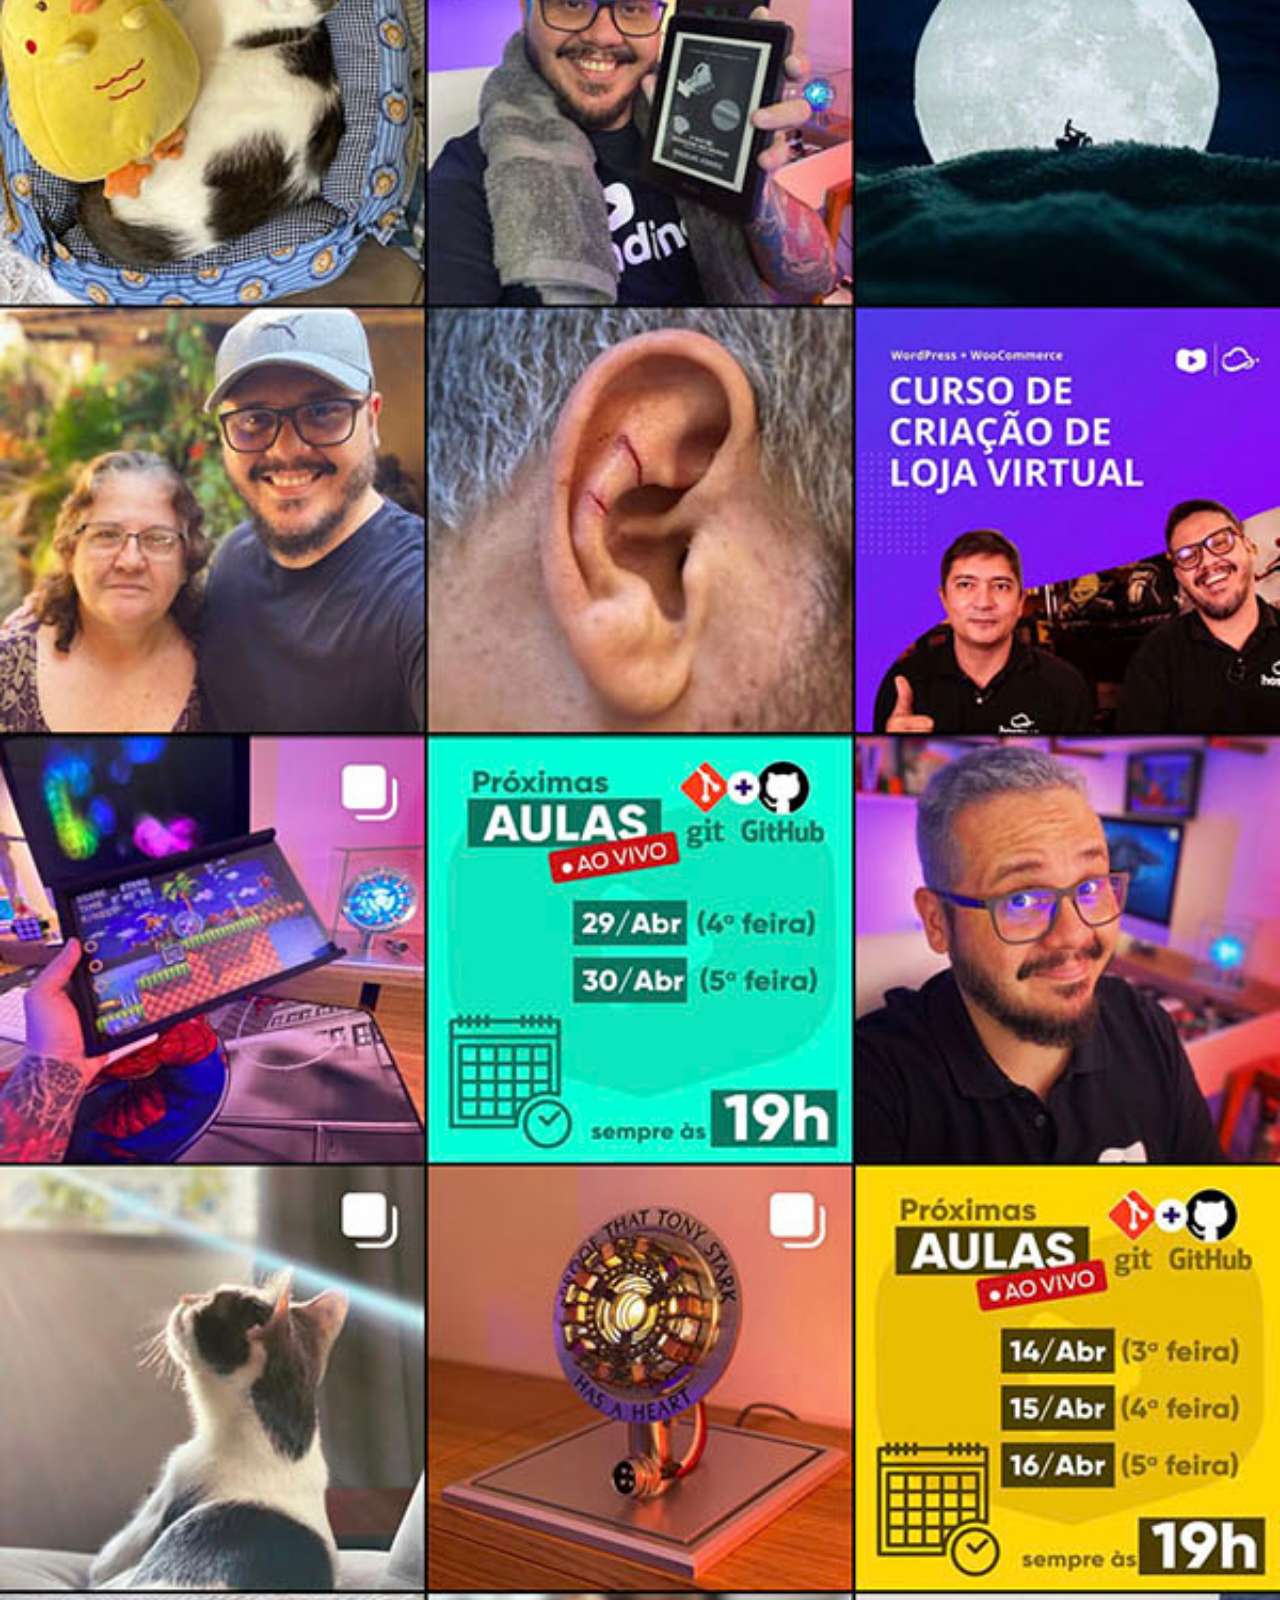
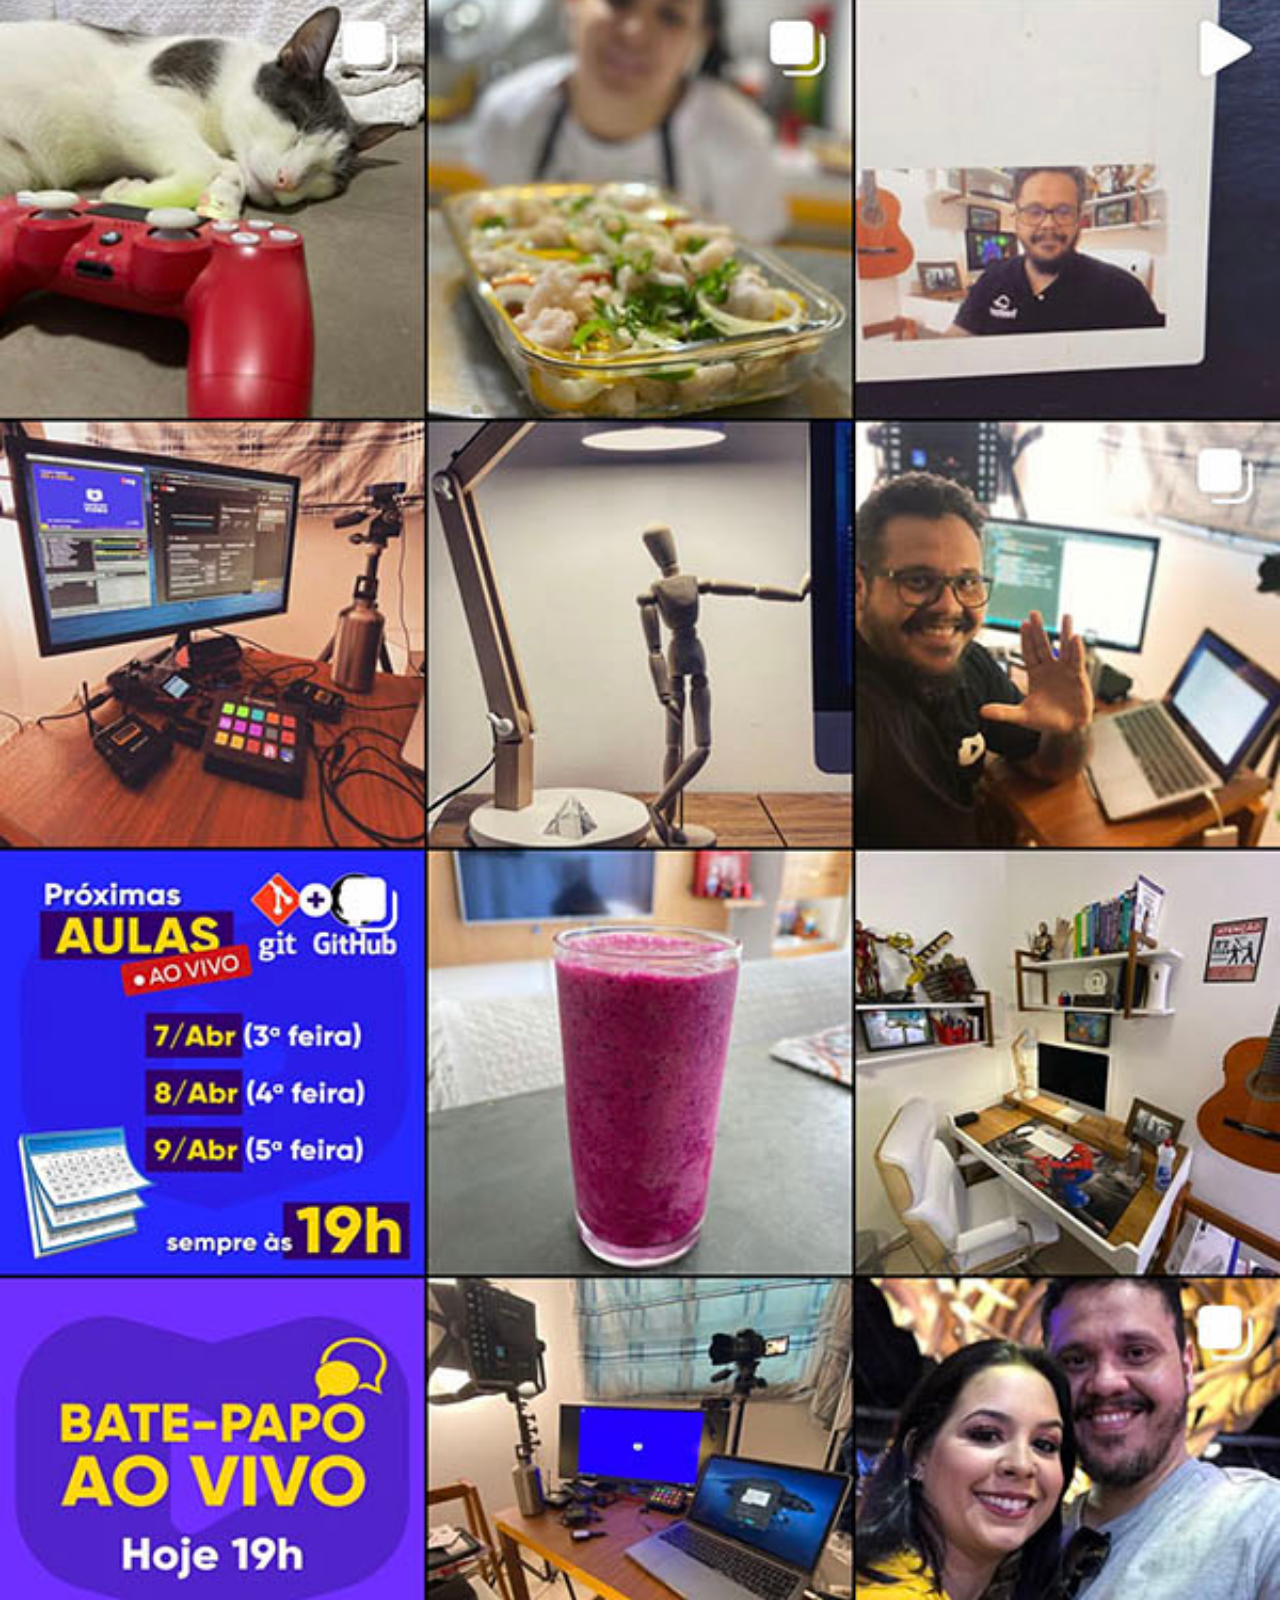
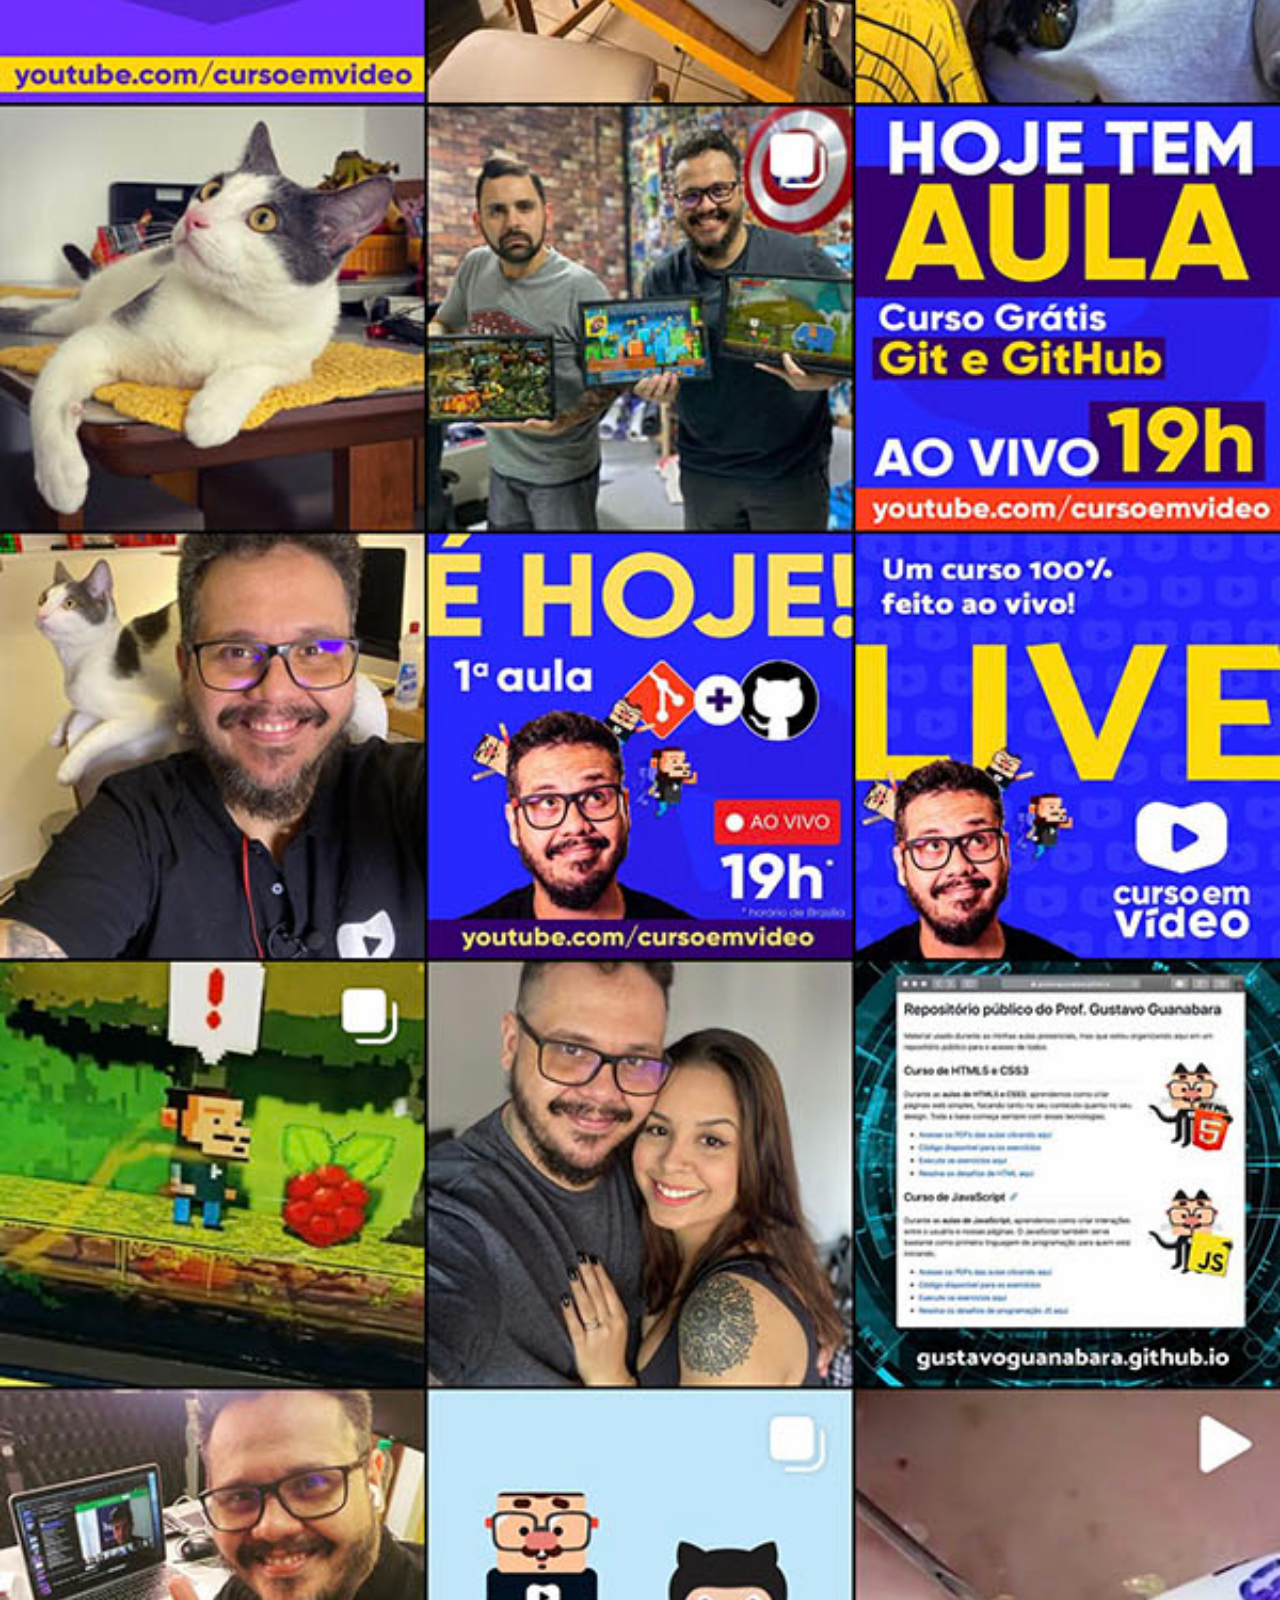
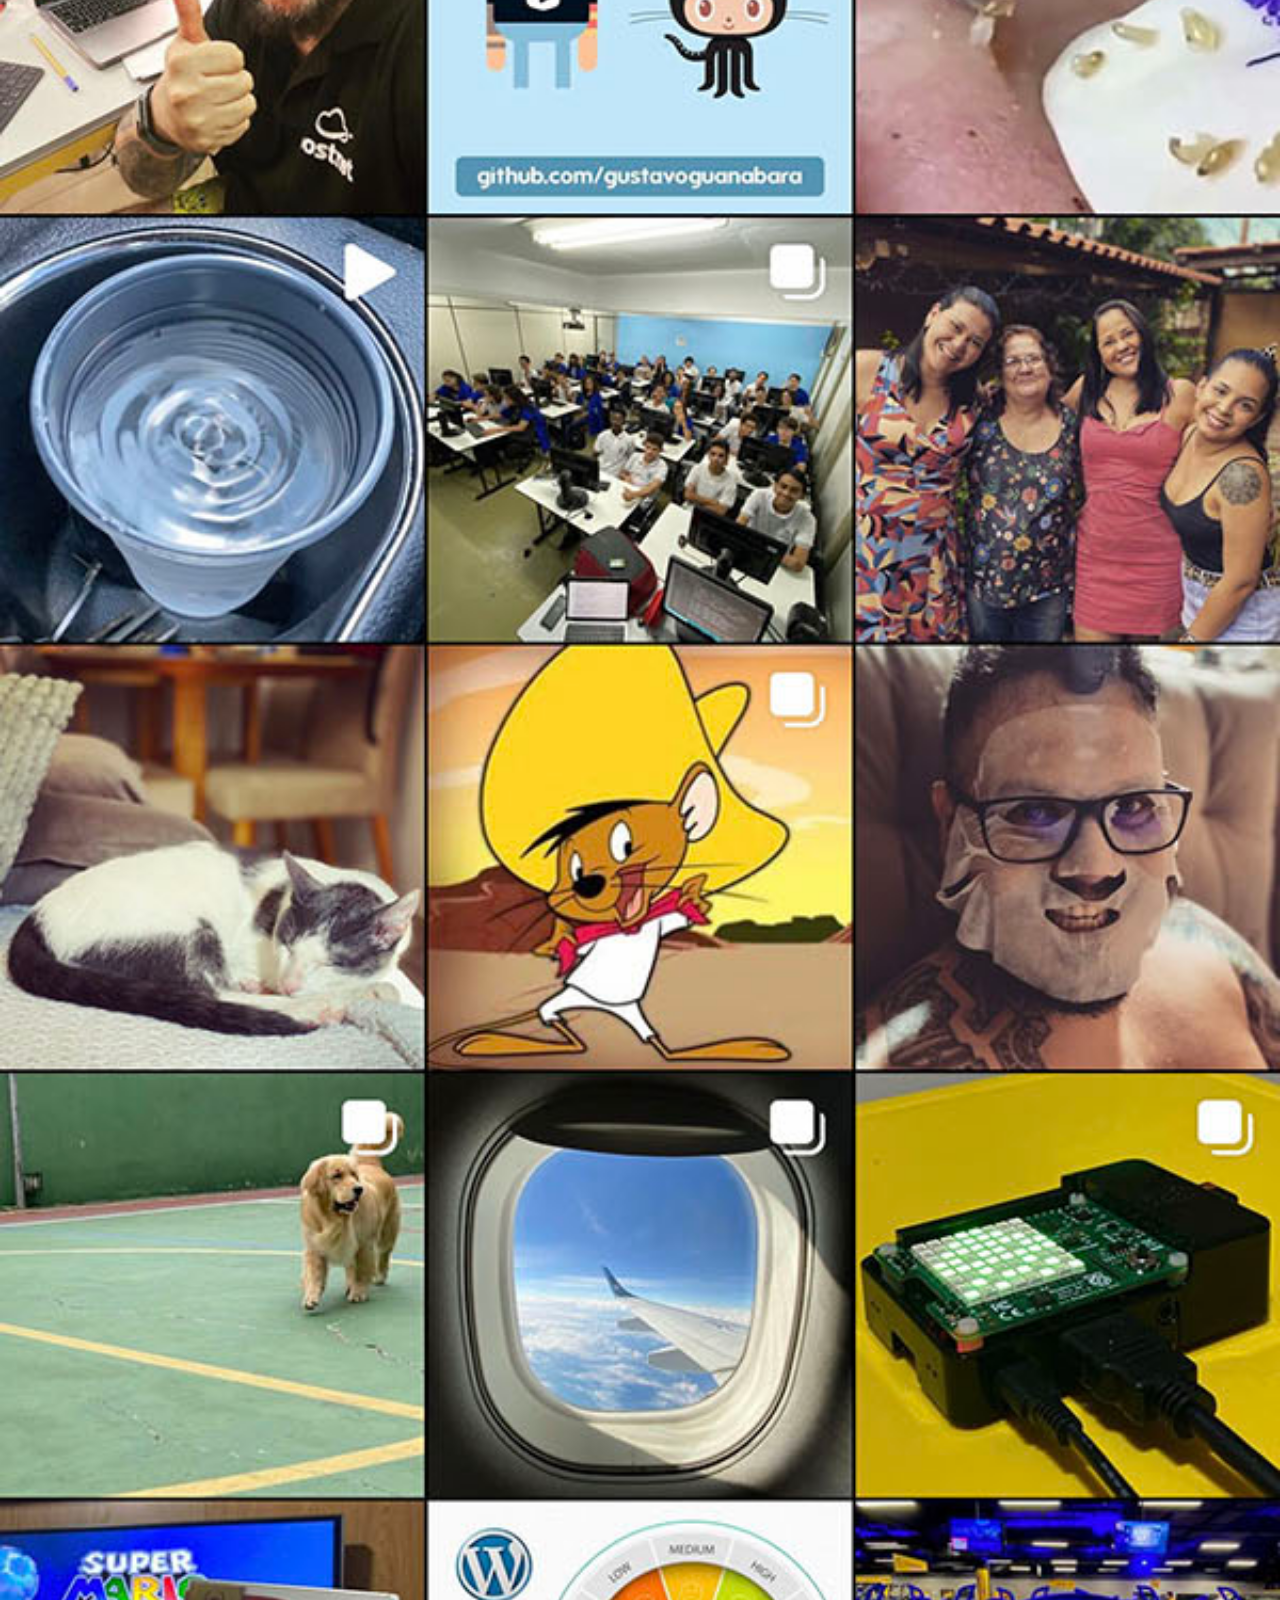
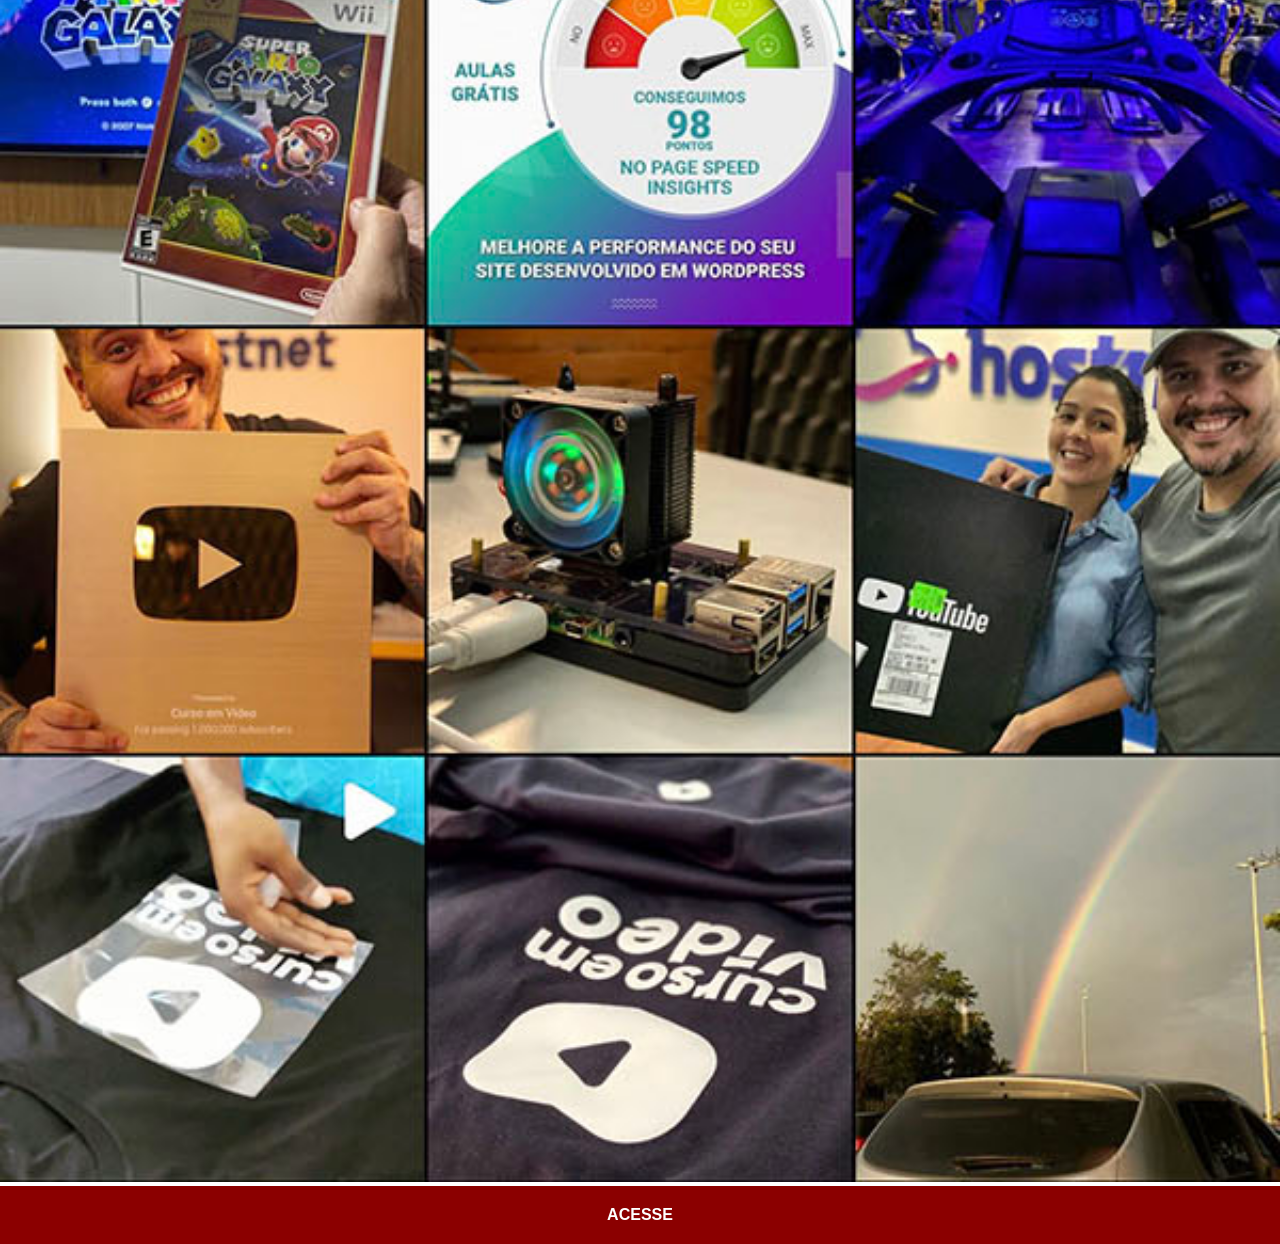
<file: sociais/intagram.html>
<!DOCTYPE html>
<html lang="pt-br">
<head>
    <meta charset="UTF-8">
    <meta name="viewport" content="width=device-width, initial-scale=1.0">
    <title>instagram</title>
</head>
<link rel="stylesheet" href="../estilos/social.css">
<body>
    <img src="../imagens/tela-instagram.jpg" alt="Instagram">
    <a href="https://www.instagram.com/gustavoguanabara/" target="_blank">ACESSE</a>
</body>
</html>
</file>
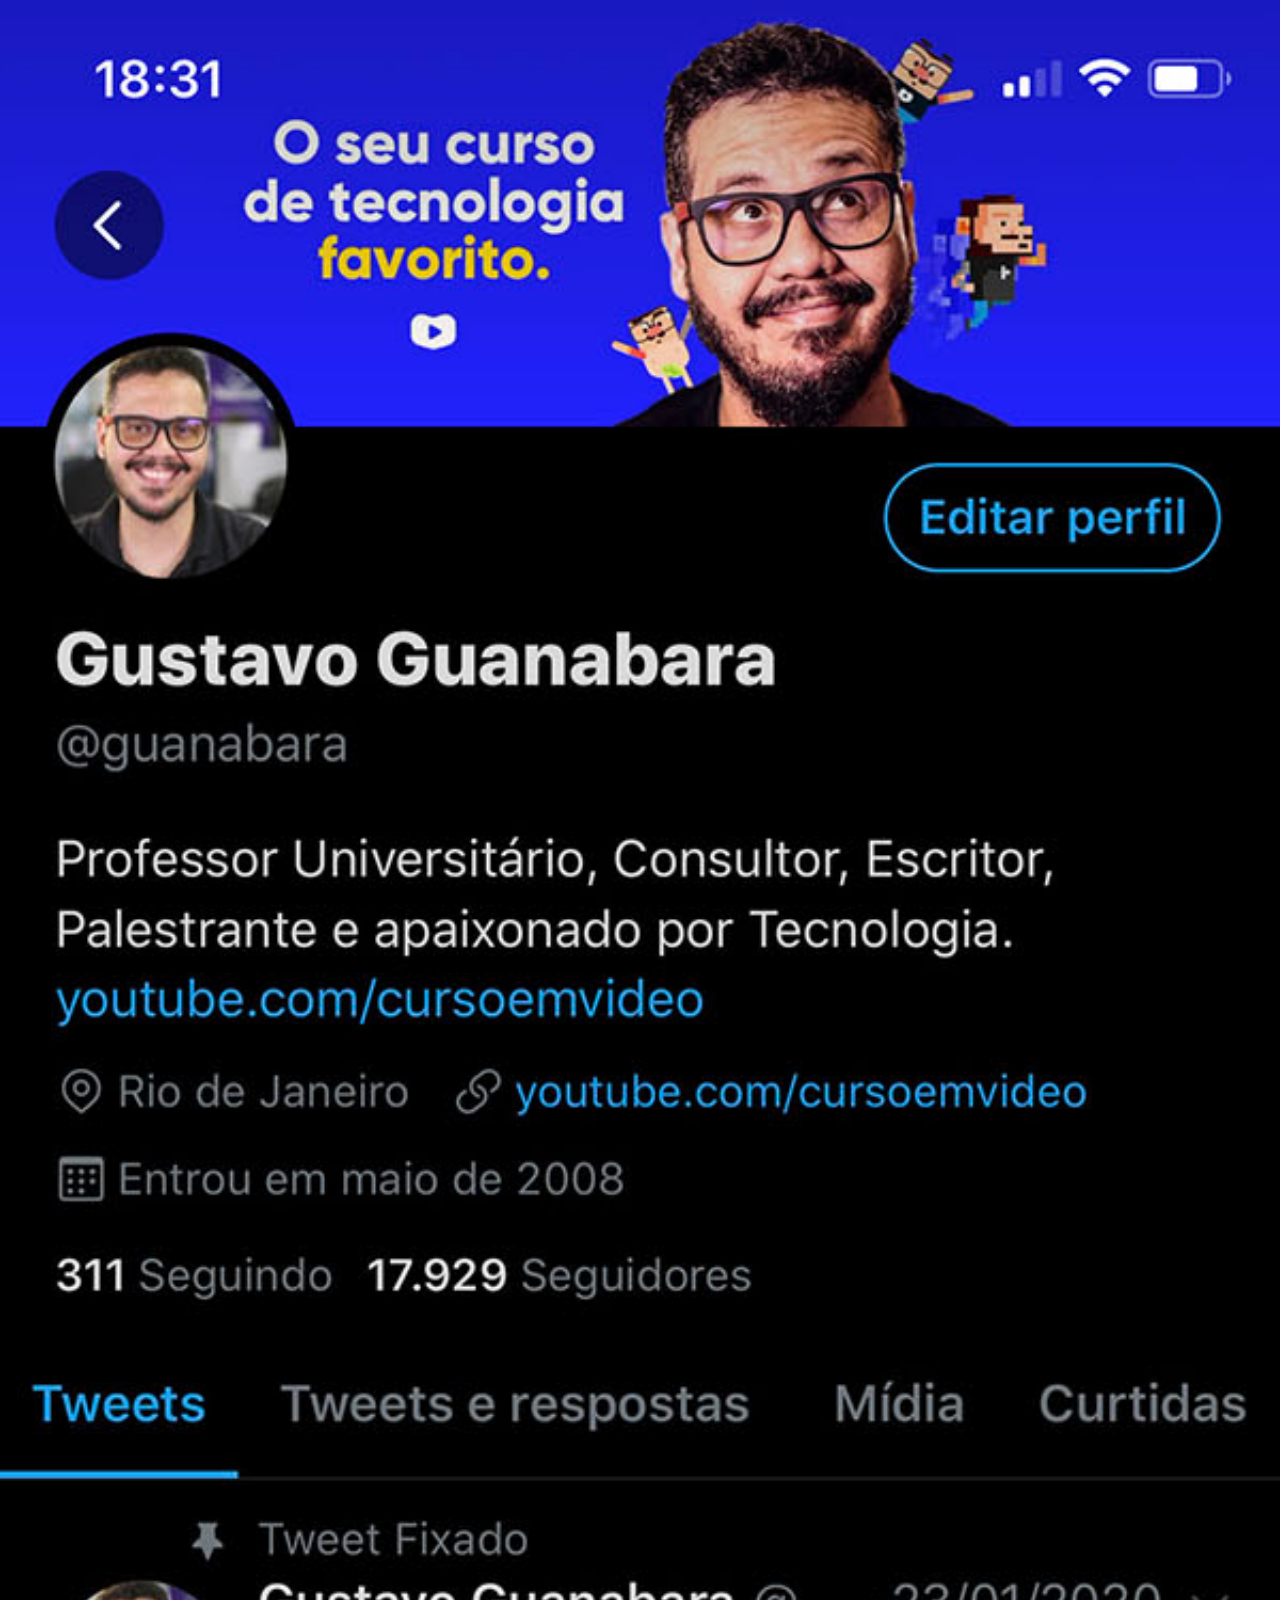
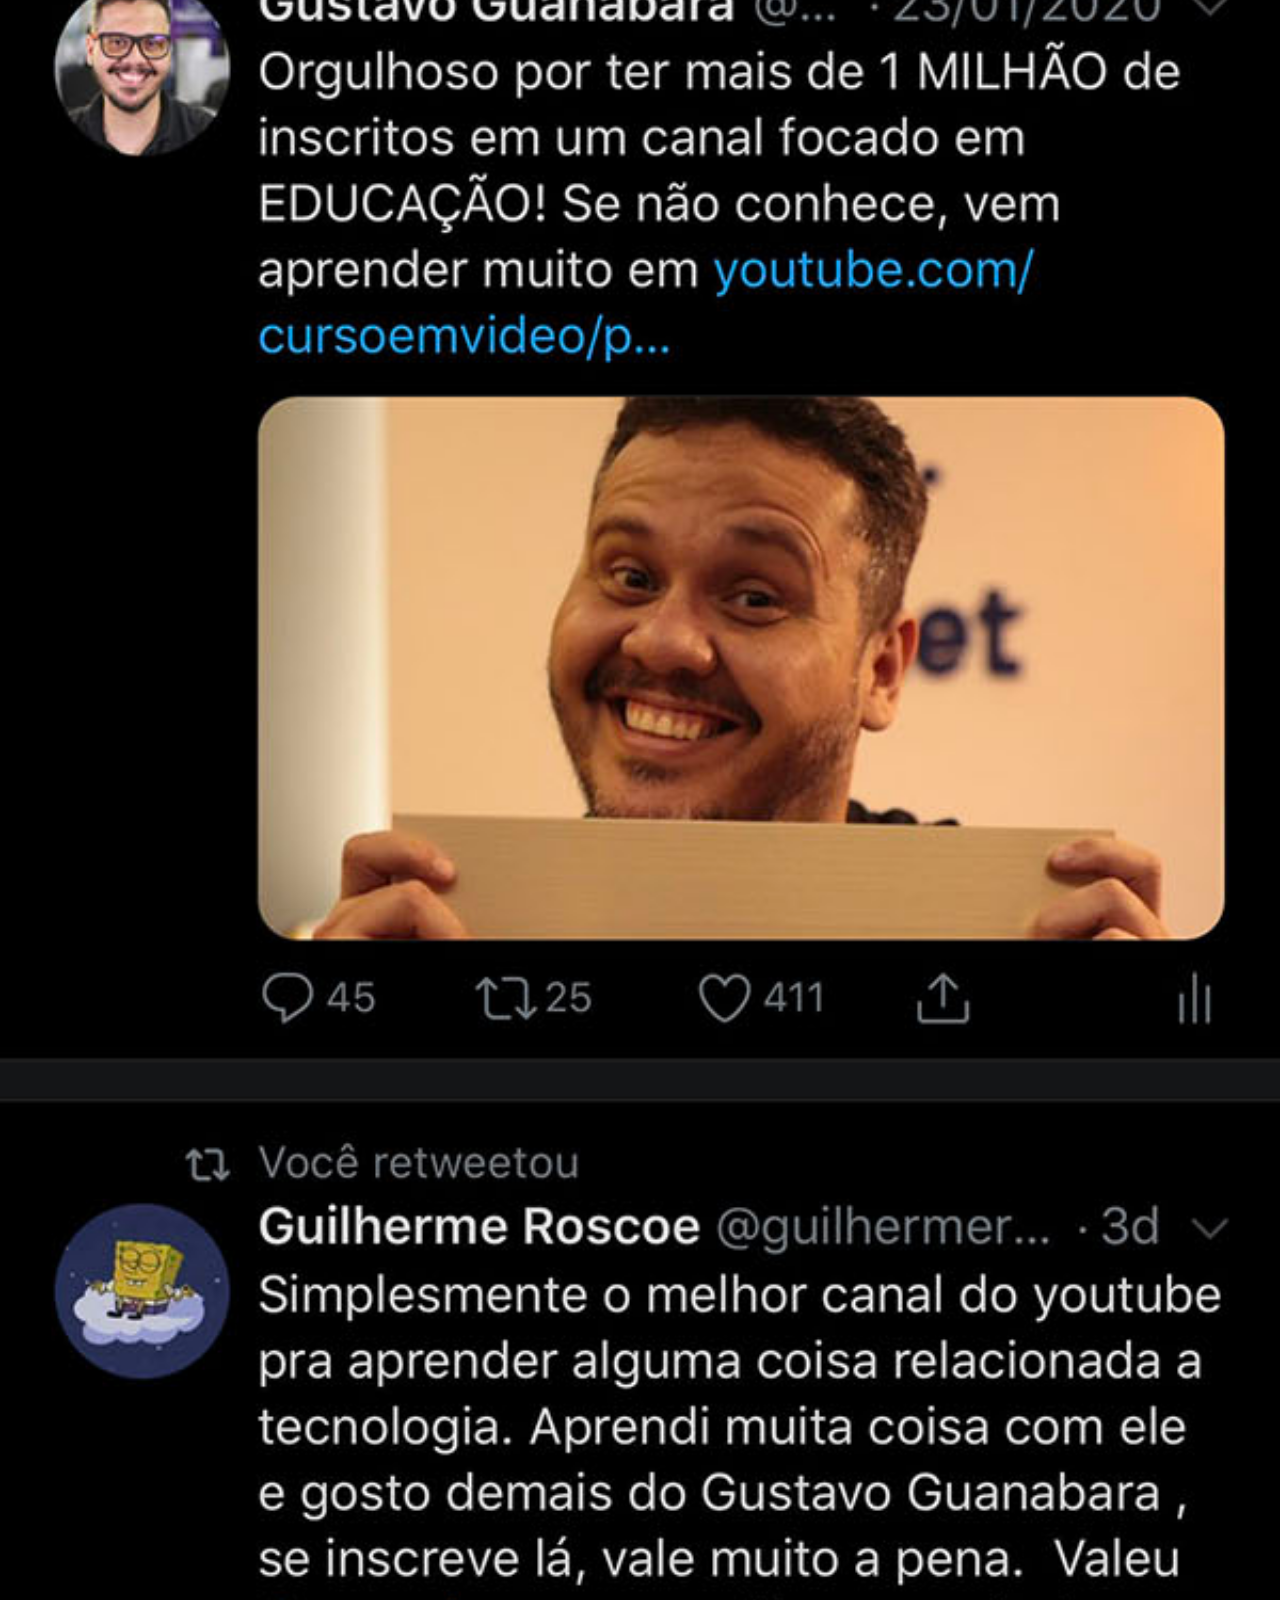
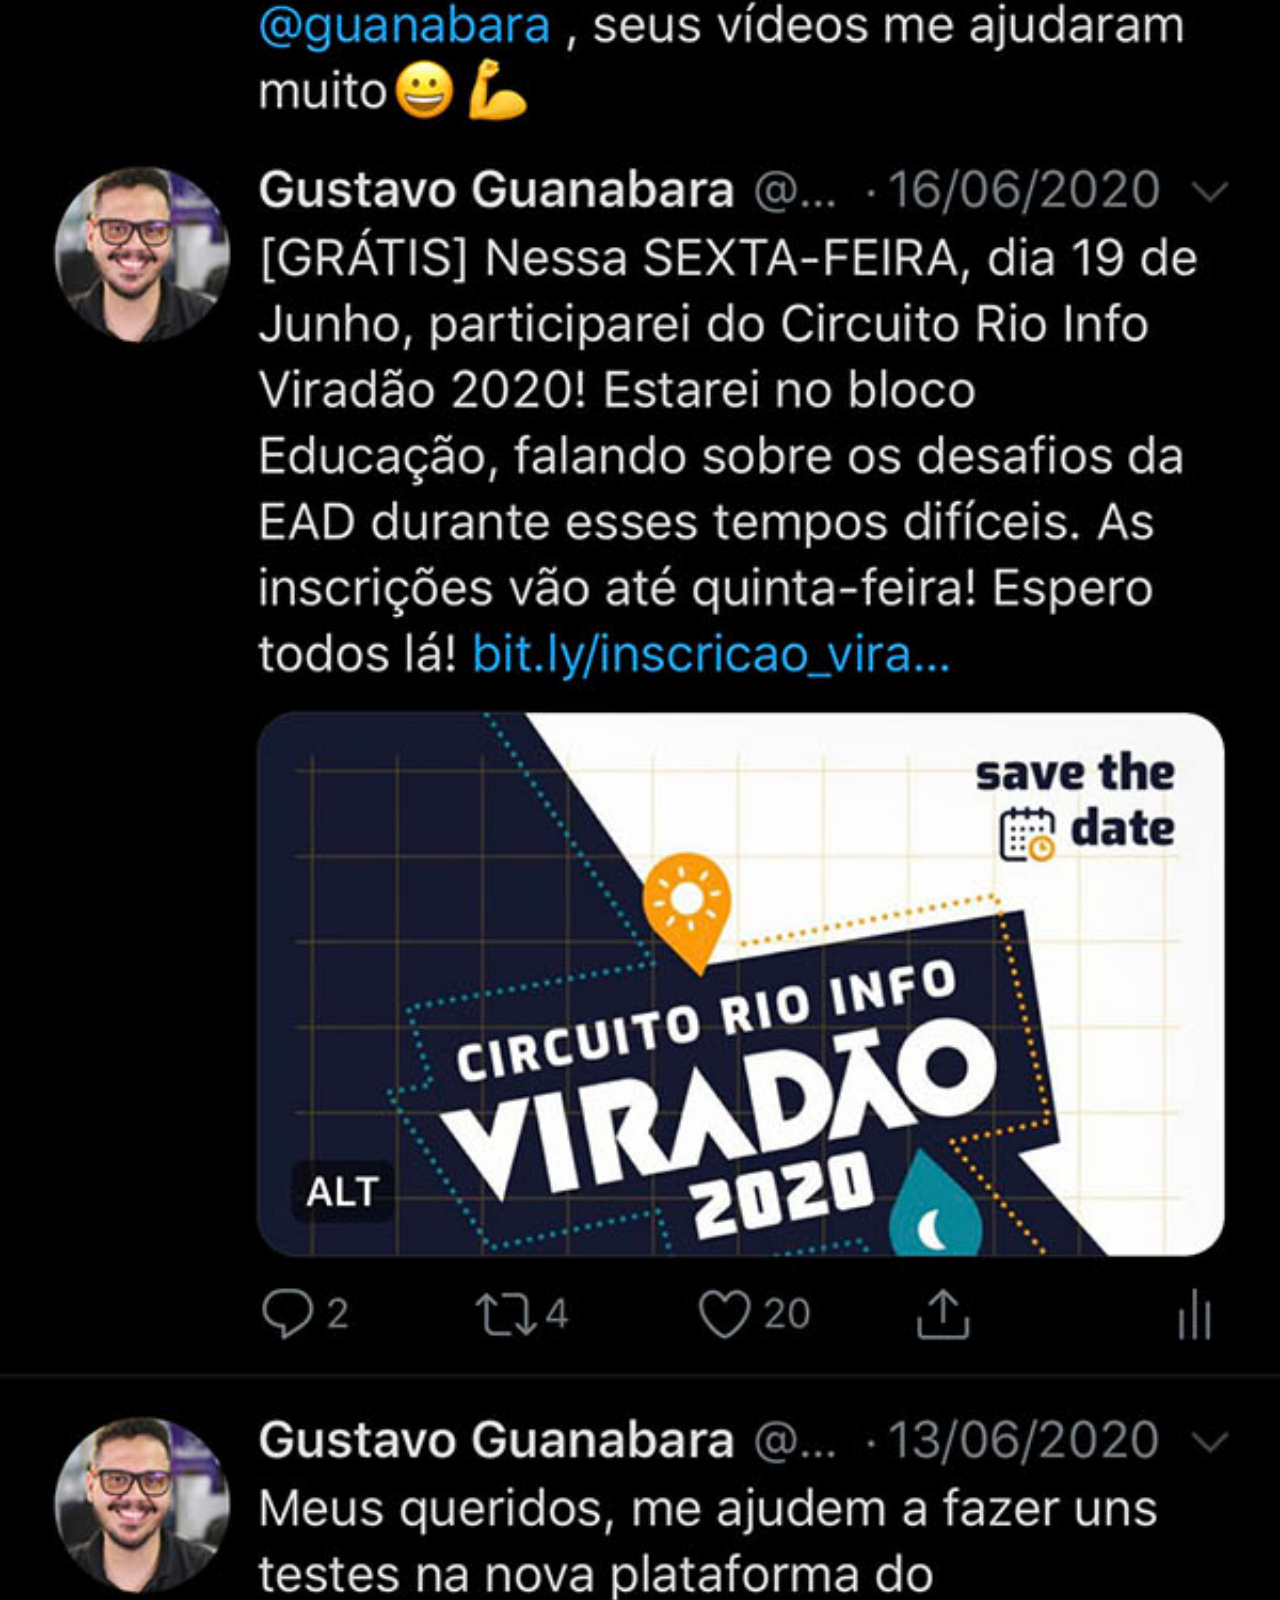
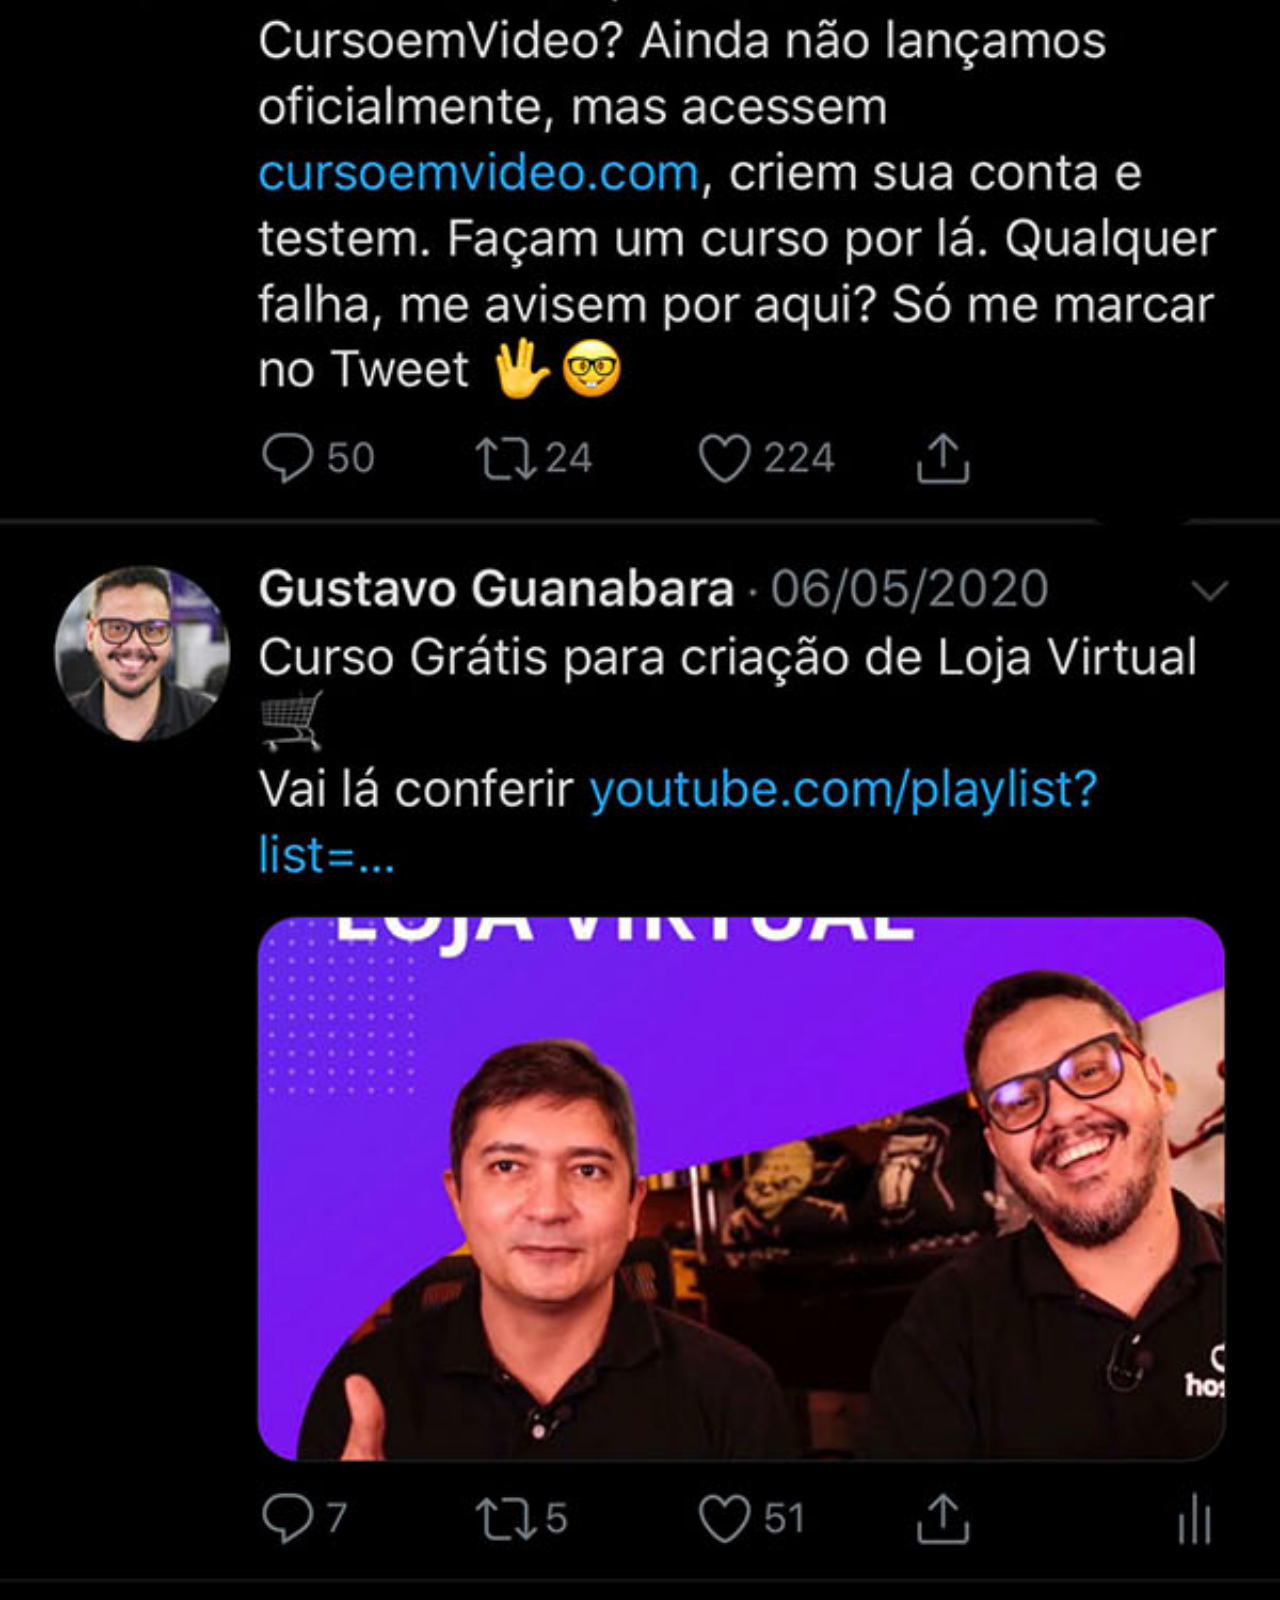
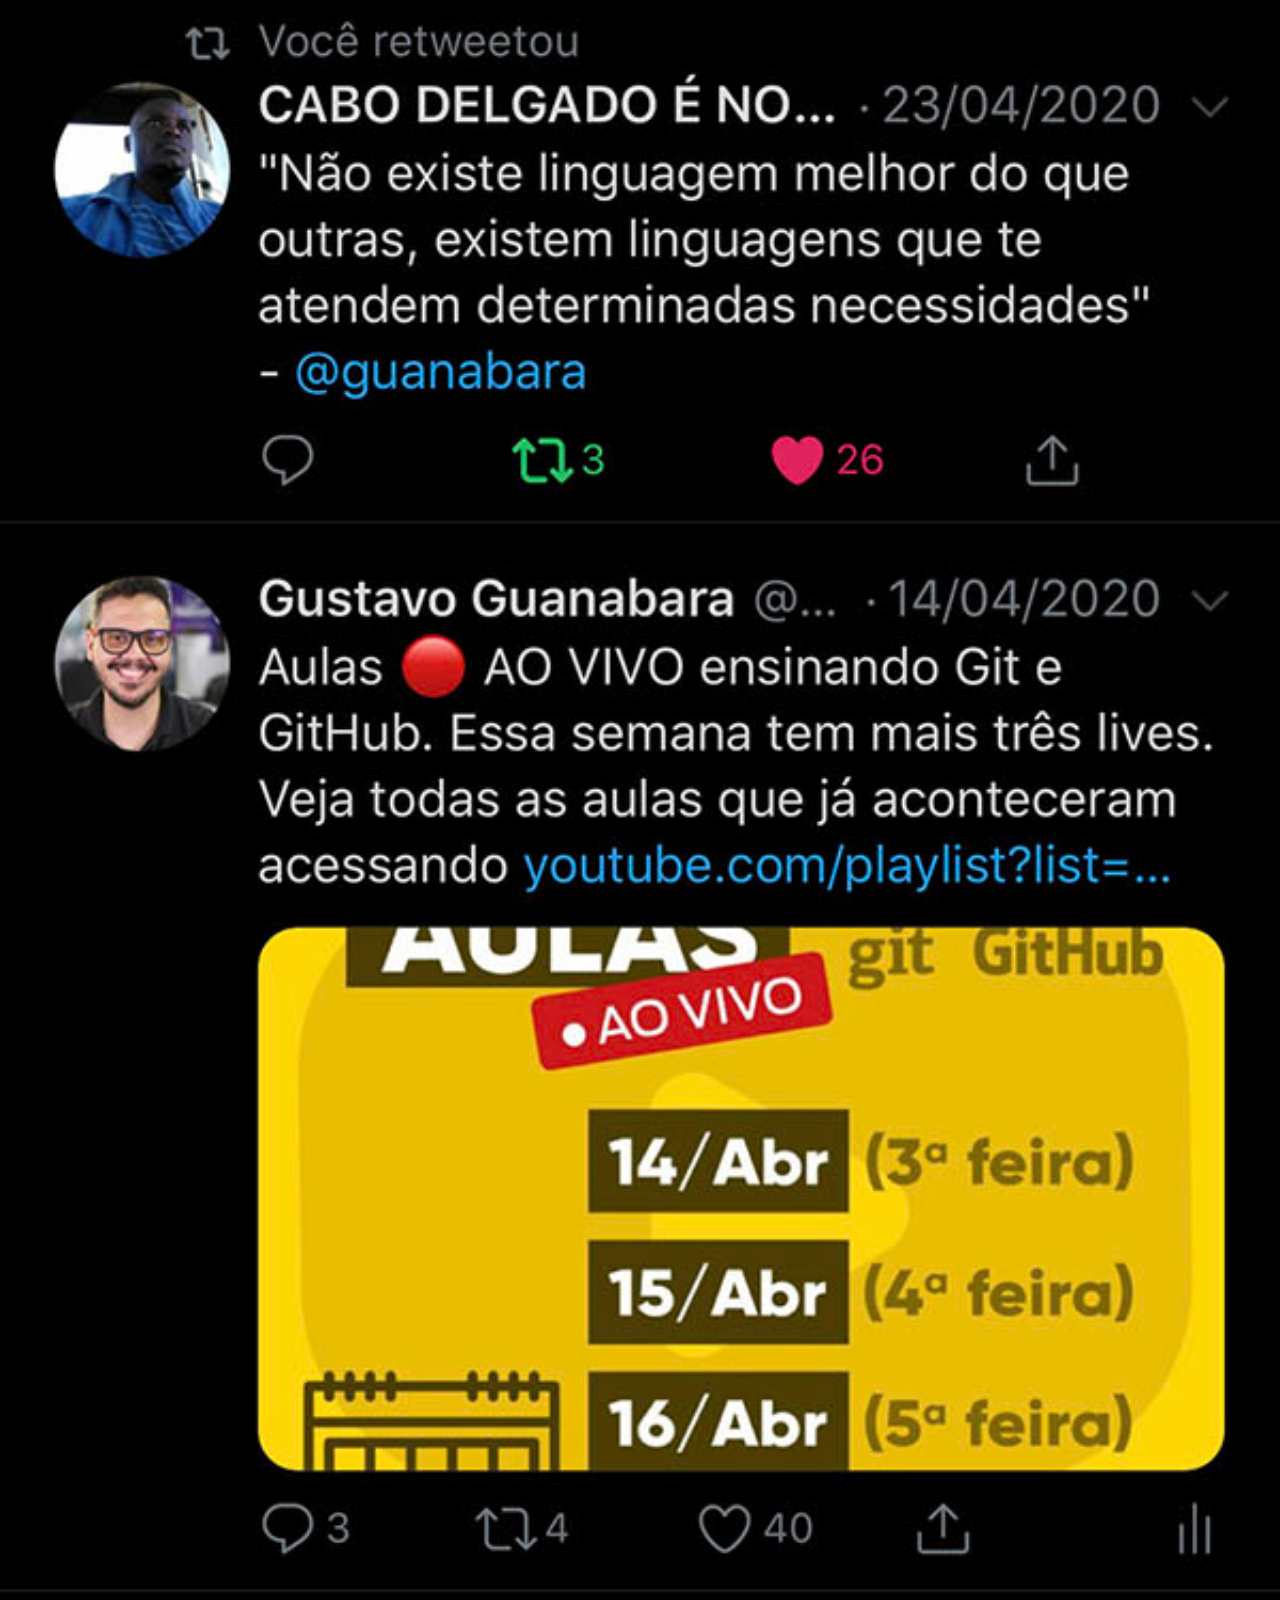
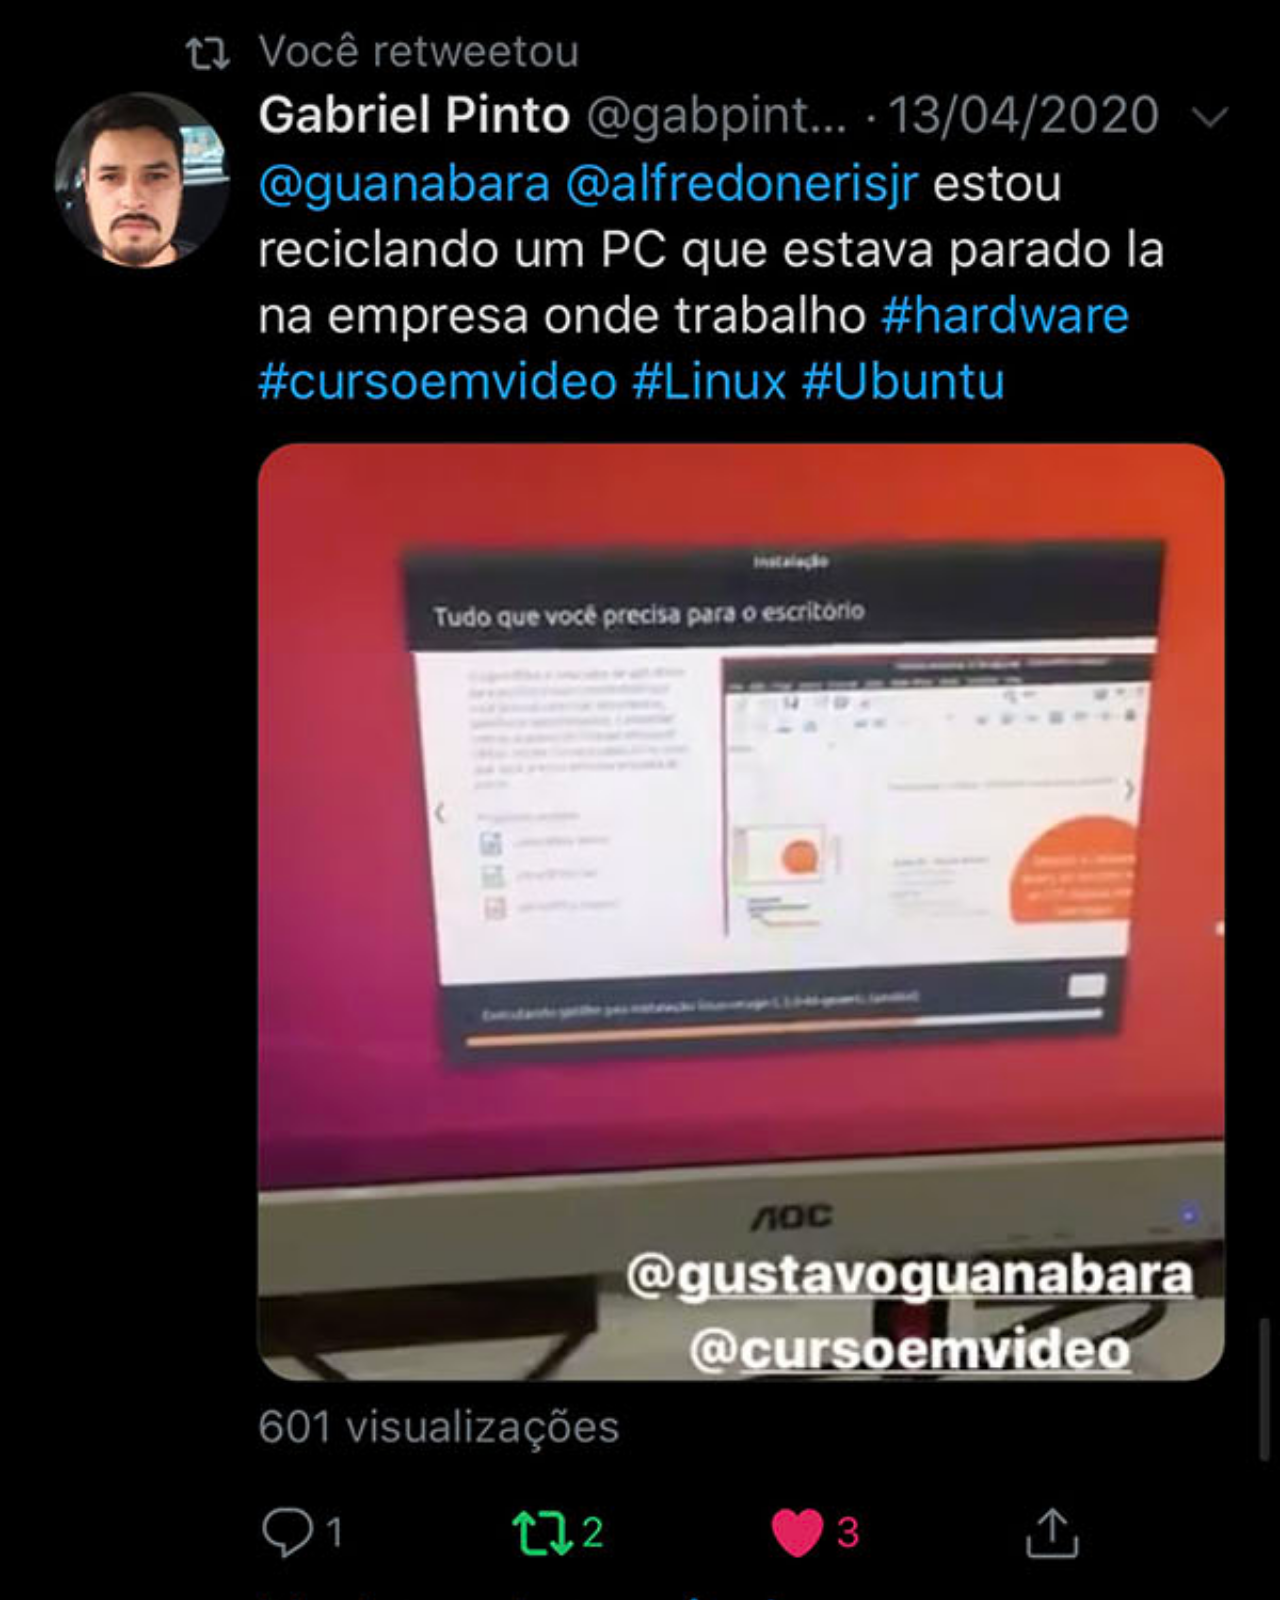
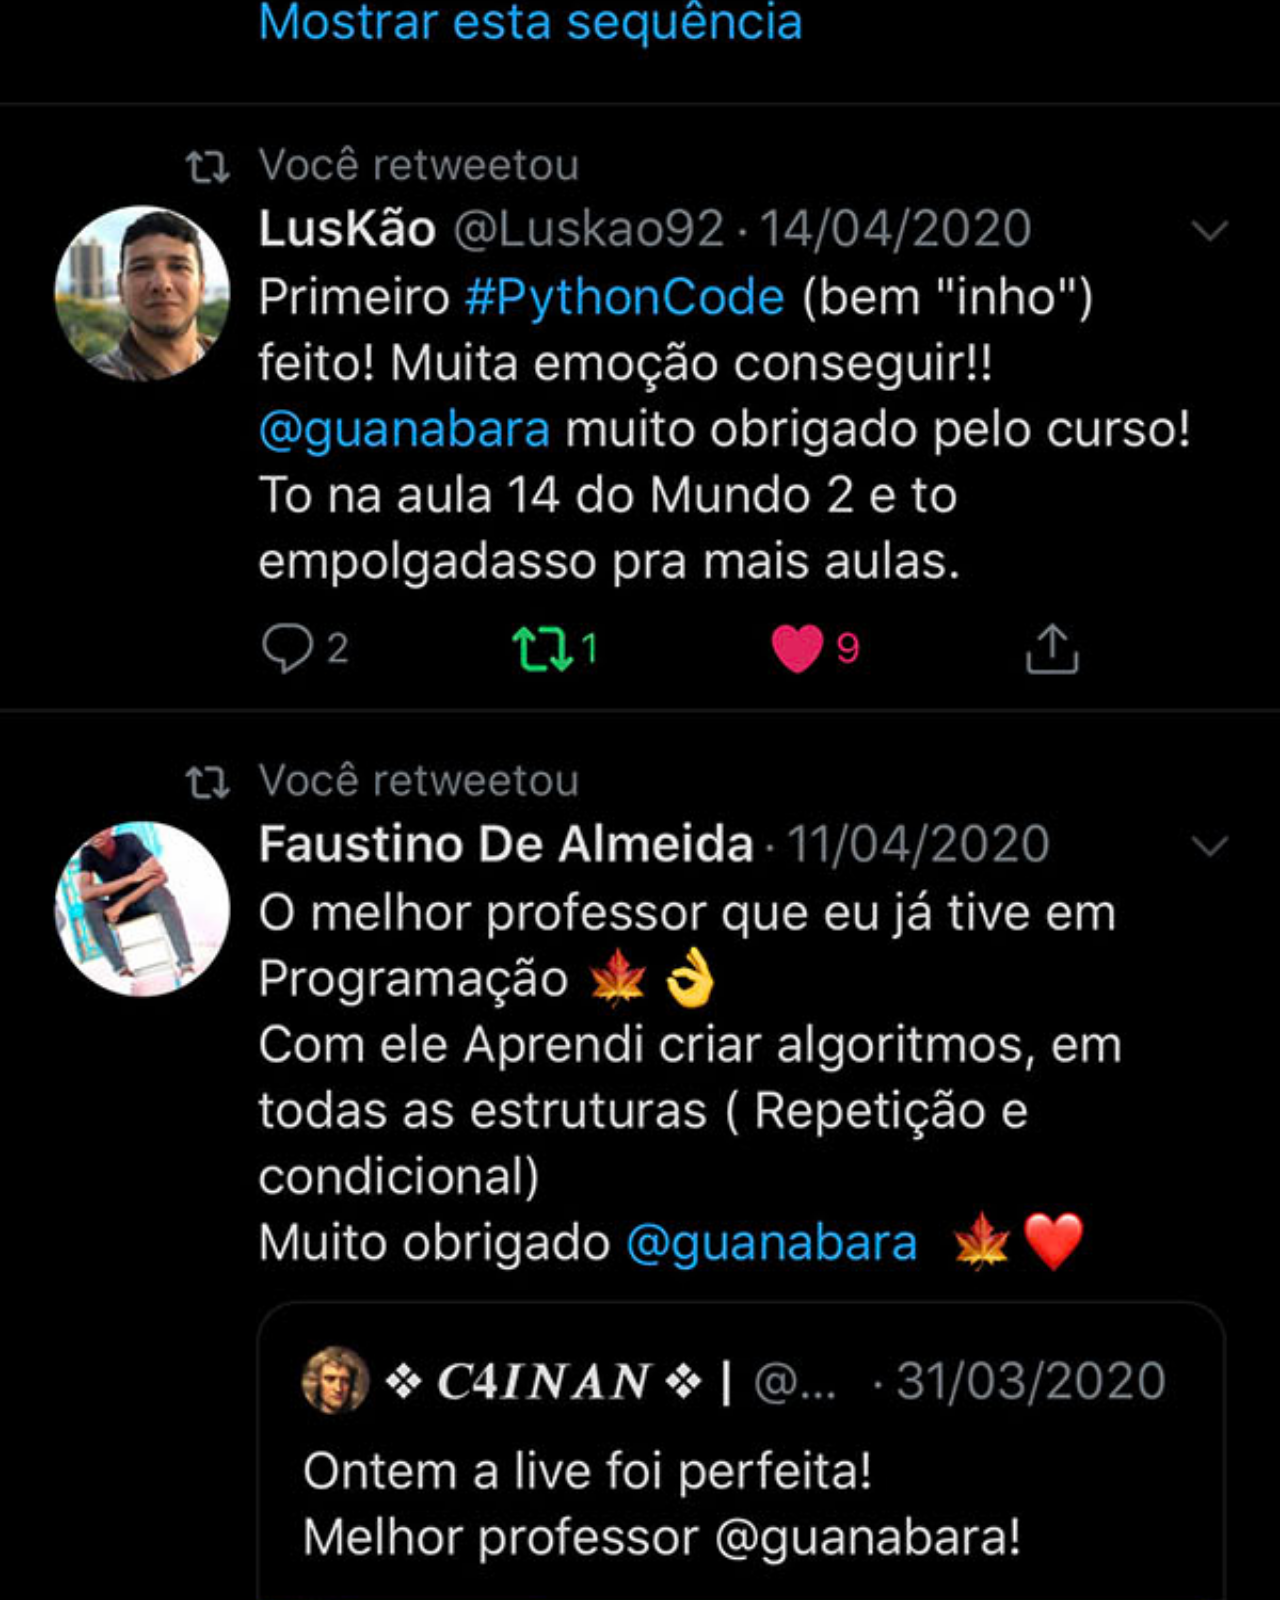
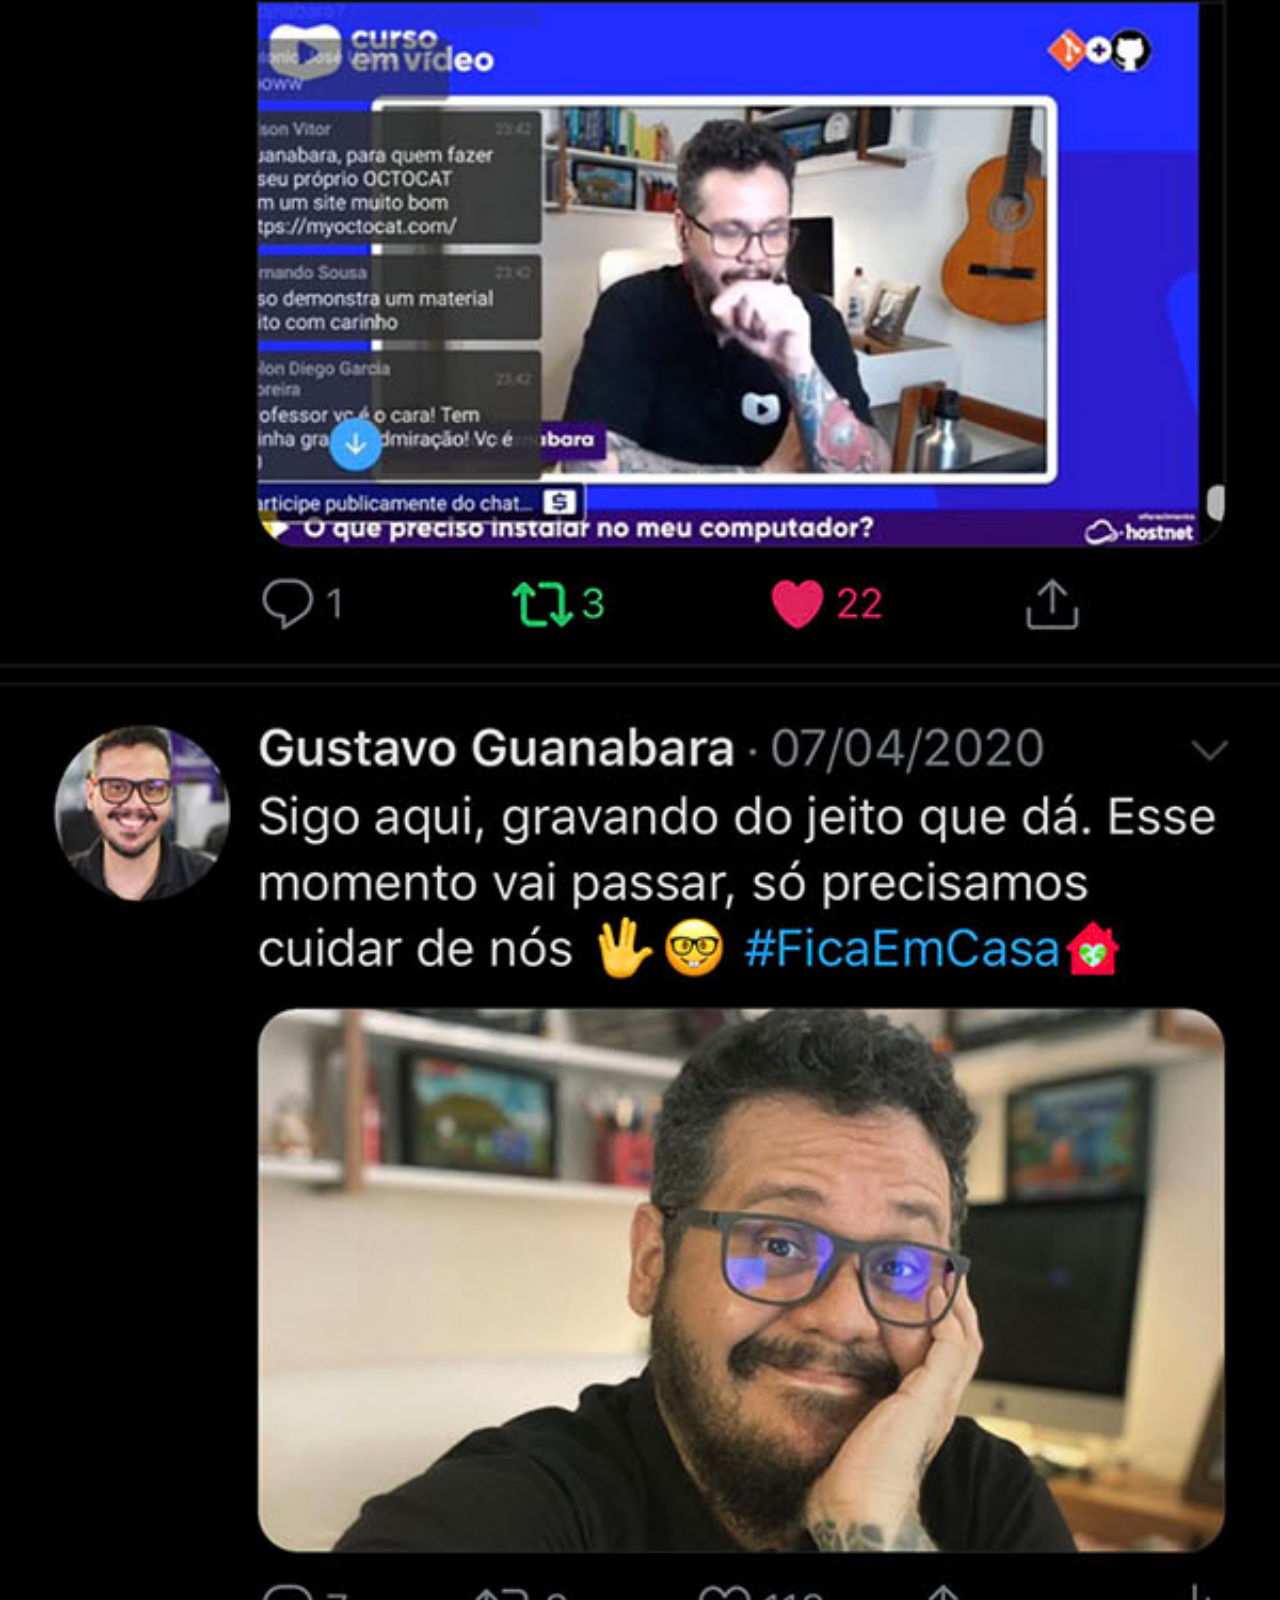
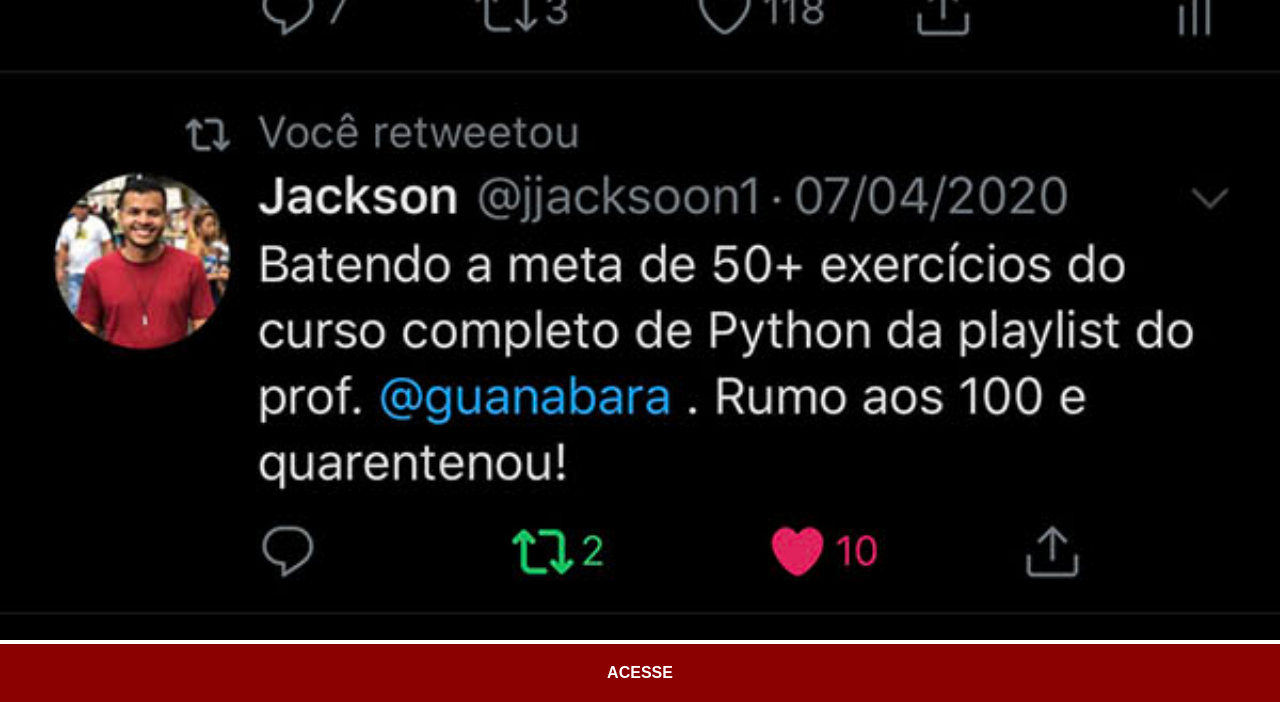
<file: sociais/twitter.html>
<!DOCTYPE html>
<html lang="pt-br">
<head>
    <meta charset="UTF-8">
    <meta name="viewport" content="width=device-width, initial-scale=1.0">
    <title>twitter</title>
</head>
<link rel="stylesheet" href="../estilos/social.css">
<body>
    <img src="../imagens/tela-twitter.jpg" alt="Twitter">
    <a href="https://x.com/guanabara" target="_blank">ACESSE</a>
</body>
</html>
</file>
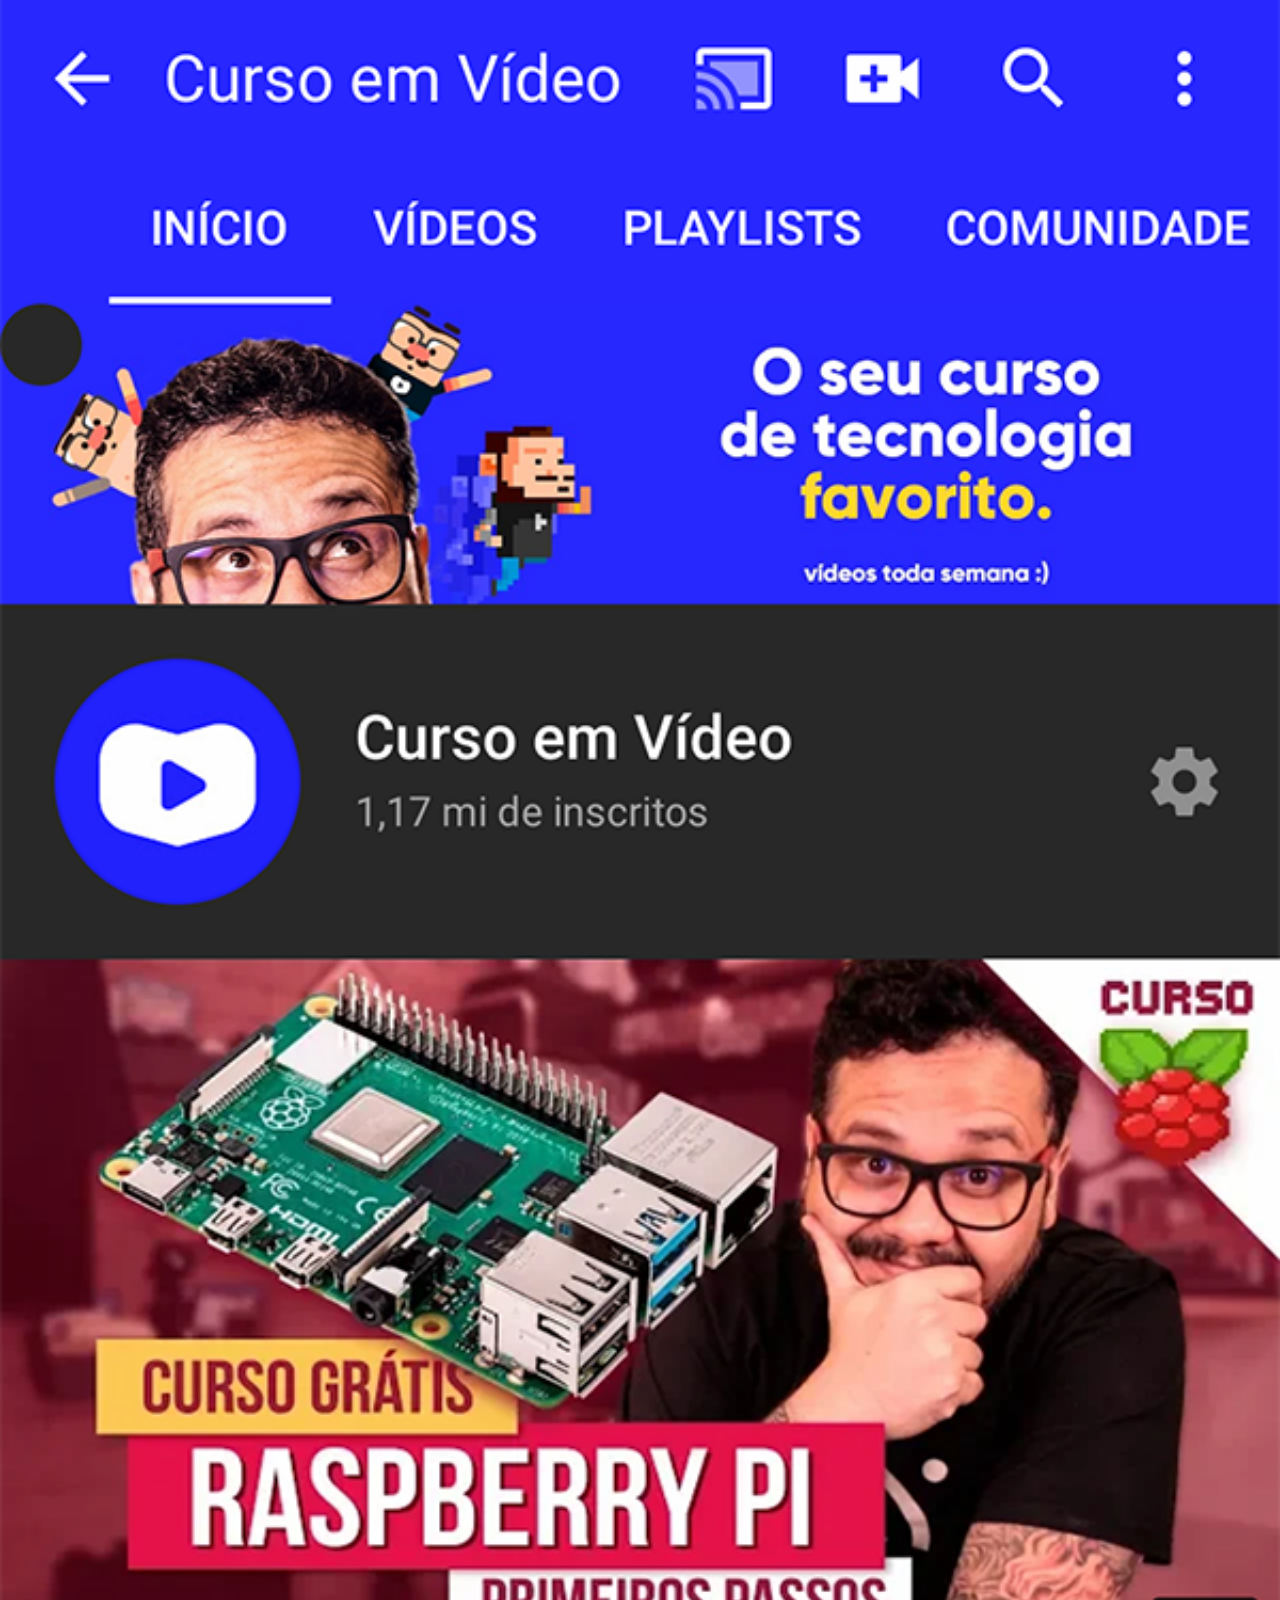
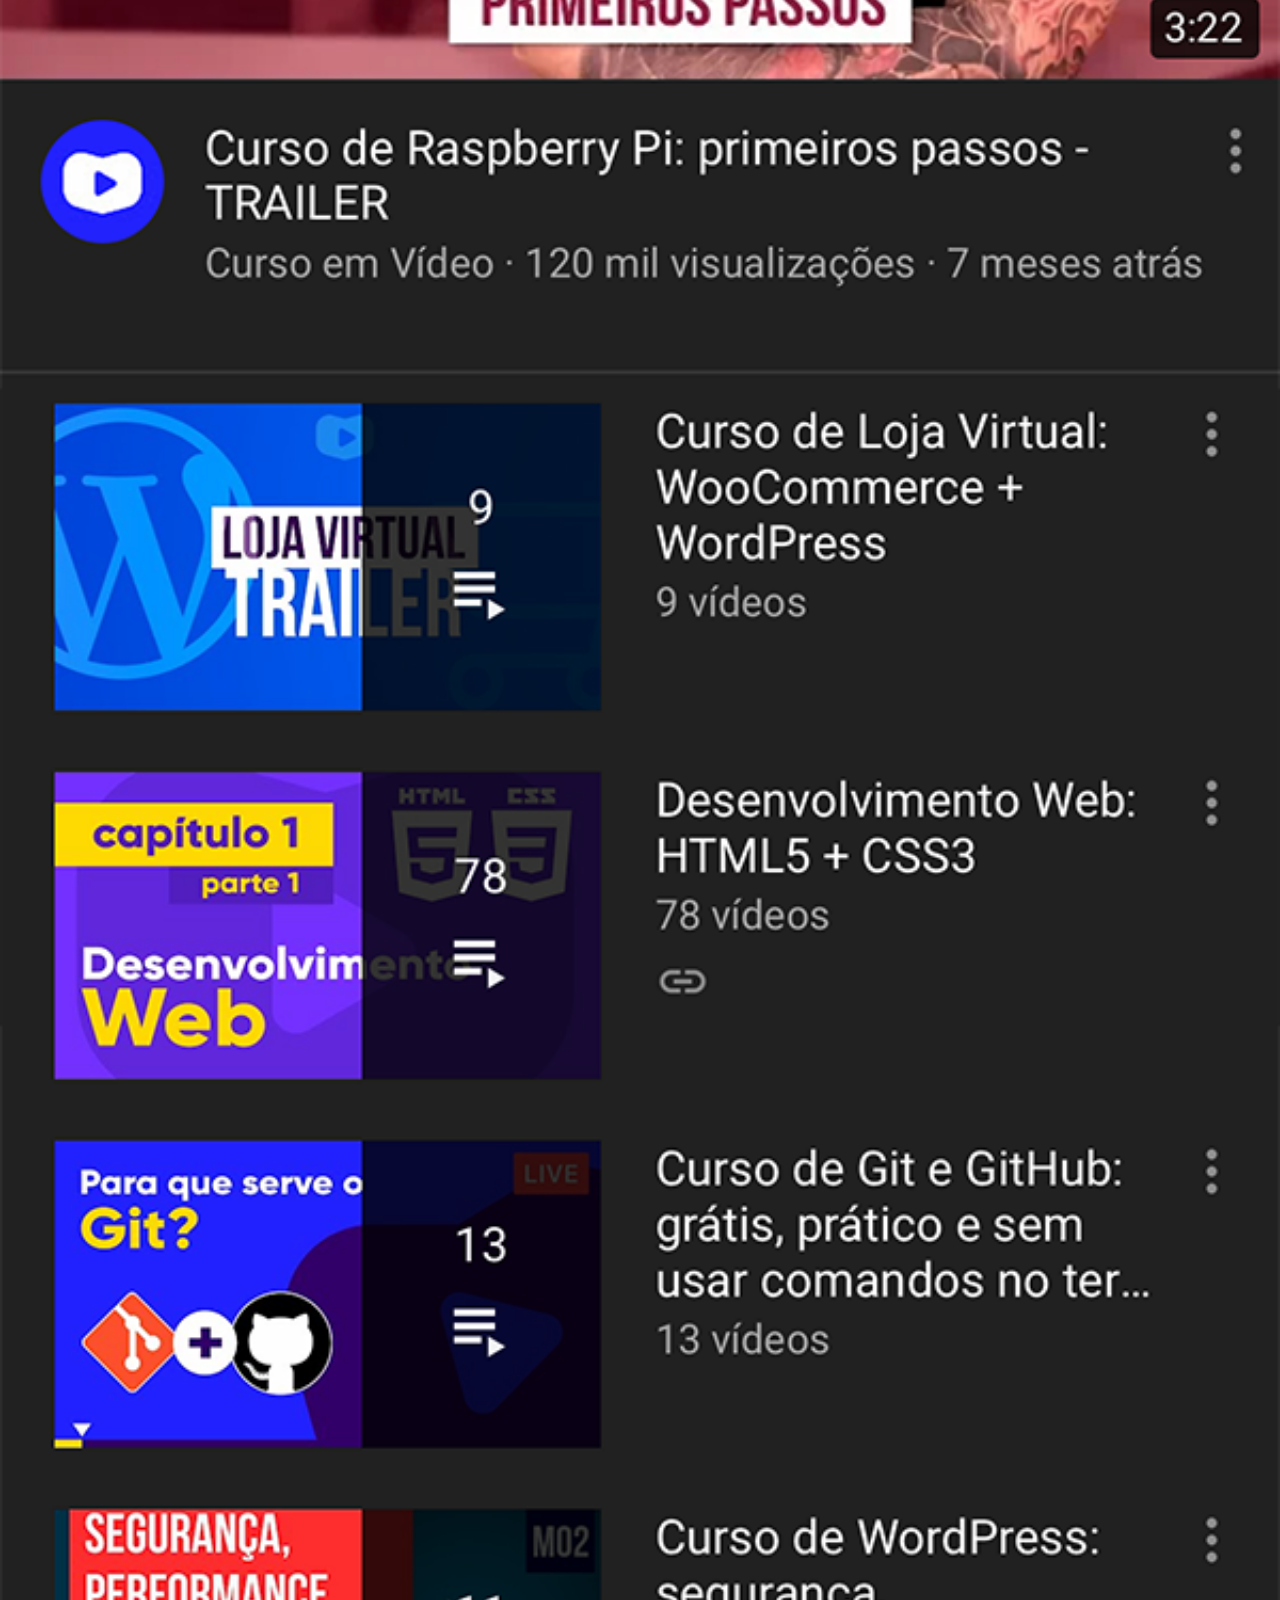
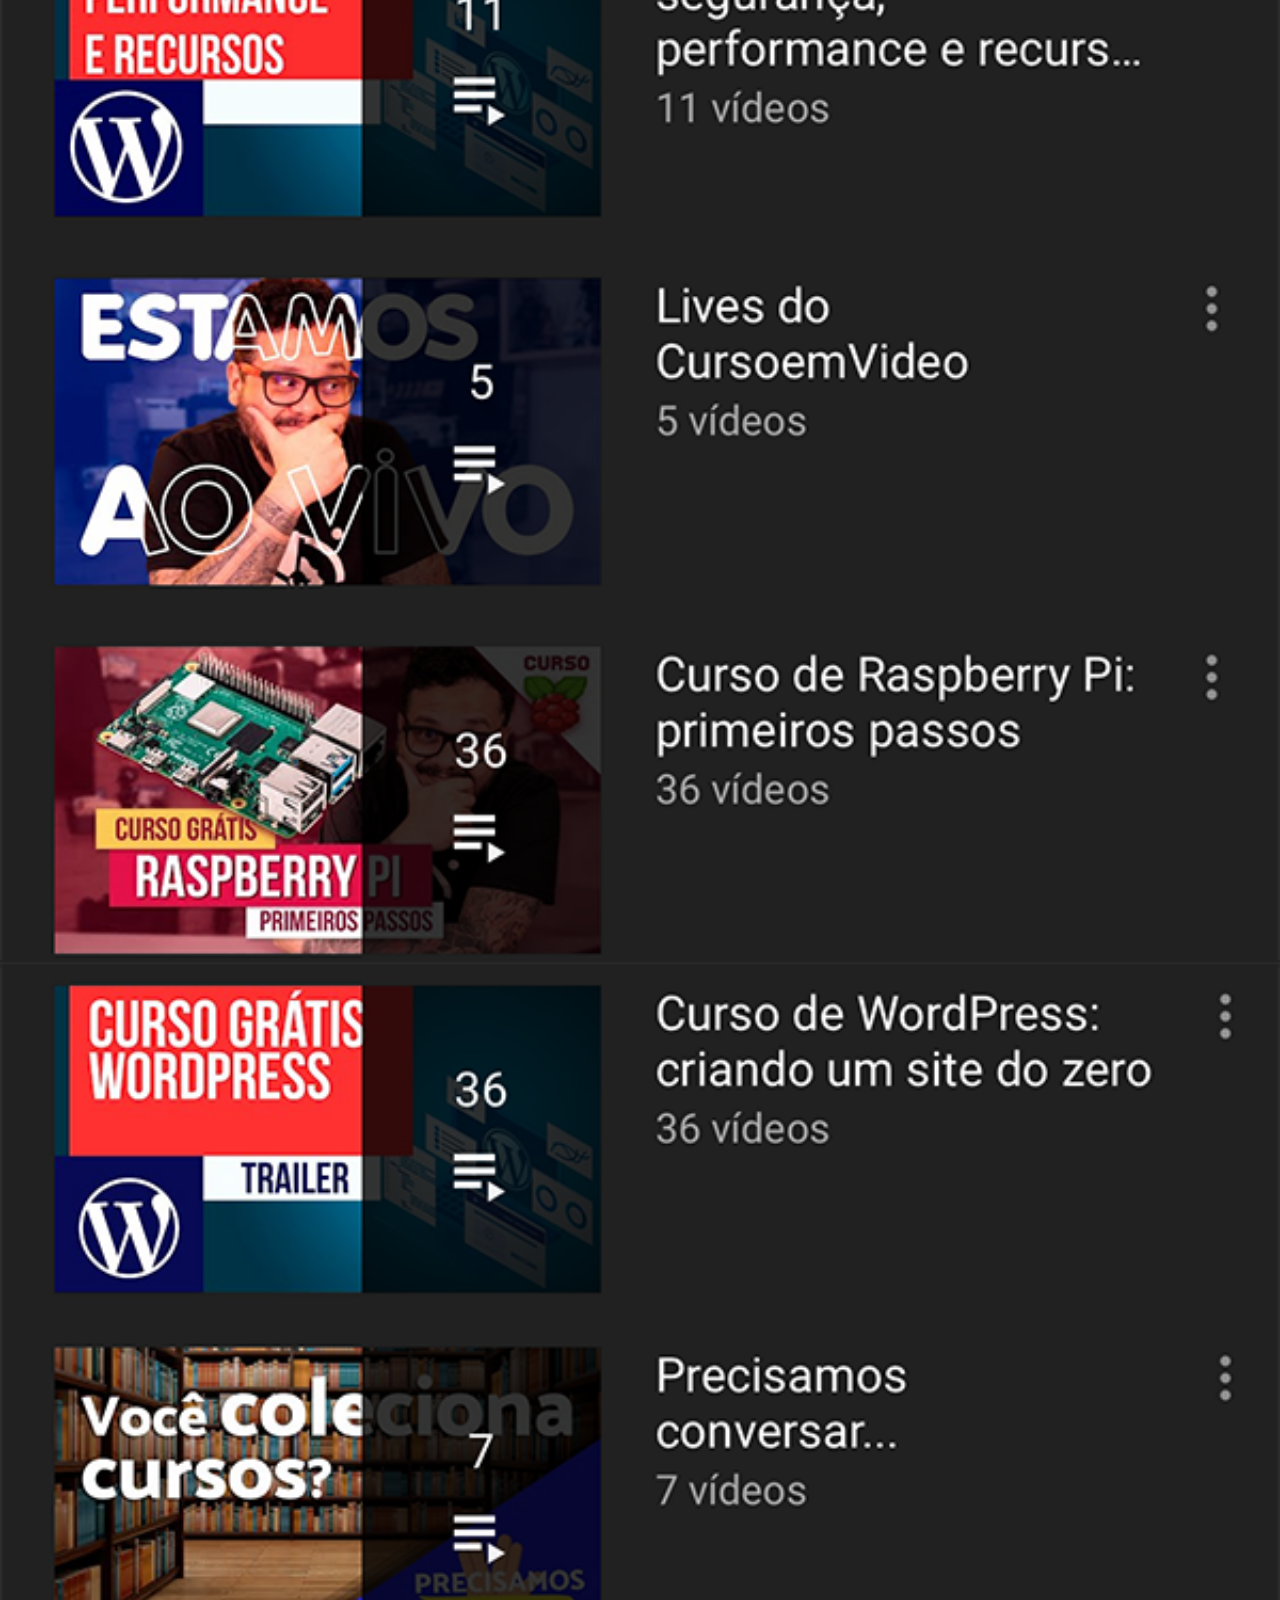
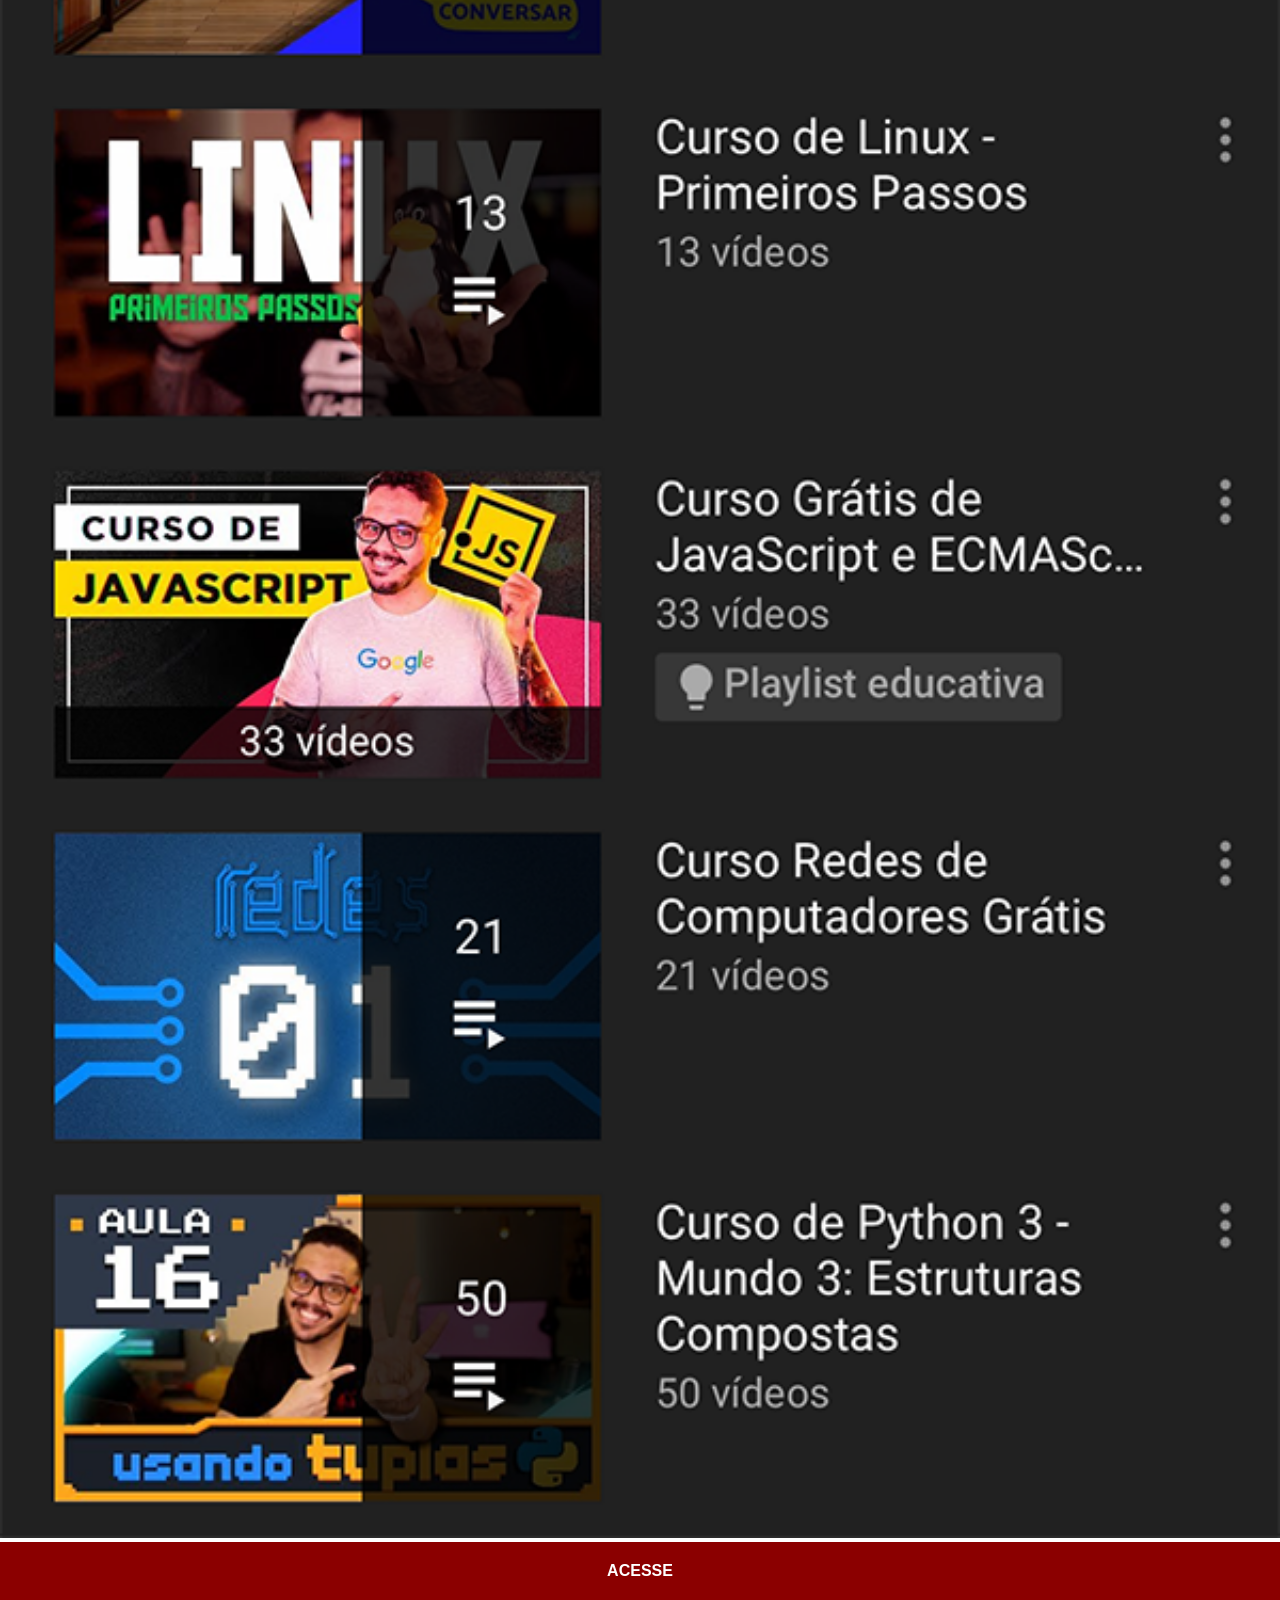
<file: sociais/youtube.html>
<!DOCTYPE html>
<html lang="en">
<head>
    <meta charset="UTF-8">
    <meta name="viewport" content="width=device-width, initial-scale=1.0">
    <title>Document</title>
</head>
<link rel="stylesheet" href="../estilos/social.css">
<body>
    <img src="../imagens/tela-youtube.png" alt="Youtube">
    <a href="https://www.youtube.com/@cursoemvideo/playlists" target="_blank">ACESSE</a>
</body>
</html>
</file>
<file: estilos/style.css>
@charset "UTF-8";

*{
    padding: 0px;
    margin: 0px;
    font-family: Arial, Helvetica, sans-serif;
}

html,body{
    height: 100vh;
    width: 100vw;
    background-color: black;
}

body{
    background: url('../imagens/fundo-madeira.jpg') no-repeat top center;
    background-attachment: fixed;
    background-size: cover;
    
}

main{
    position: relative;
    
    height: 100vh;

}

section#telefone{
    position: relative;
    top: 50%;
    left: 50%;
    transform: translate(-50%, -50%);

    height: 627px;
    width: 311px;
    
    background:  url('../imagens/frame-iphone.png') no-repeat;
}

iframe#tela{
    position: relative;
    top: 80px;
    left: 22px;

    width: 267px;
    height: 471px;
}

section#redes-sociais {
    text-align: right;
    position: relative;
    top: -65%;
    right: 2%;
}
section#redes-sociais > a > img {
    width: 50px;
    margin: 10px;

    border-radius: 50%;
    box-shadow: 2px 2px 5px rgba(0, 0, 0, 0.400);
    box-sizing: border-box;
}

section#redes-sociais img:hover{
    border: 2px solid rgba(255, 255, 255, 0.637);
    transform: translate(-3px, -3px);
    box-shadow: 5px 5px 10px rgba(0, 0, 0, 0.623);
    transition: transform .5s, border .6s;
}
</file>
<file: estilos/social.css>
@charset "UTF-8";
 
 *{
        margin: 0px;
        padding: 0px;
        font-family: Arial, Helvetica, sans-serif;
    }

    ::-webkit-scrollbar{
        width: 0px;
        height: 0px;
    }
    img{
        width: 100vw;

    }
    a{
        display: block;
        background-color: darkred;
        padding: 20px;
        text-align: center;
        font-weight: bolder;
        text-decoration: none;
        color: white;
    }

    a:hover{
        background-color: red;
    }
</file>
